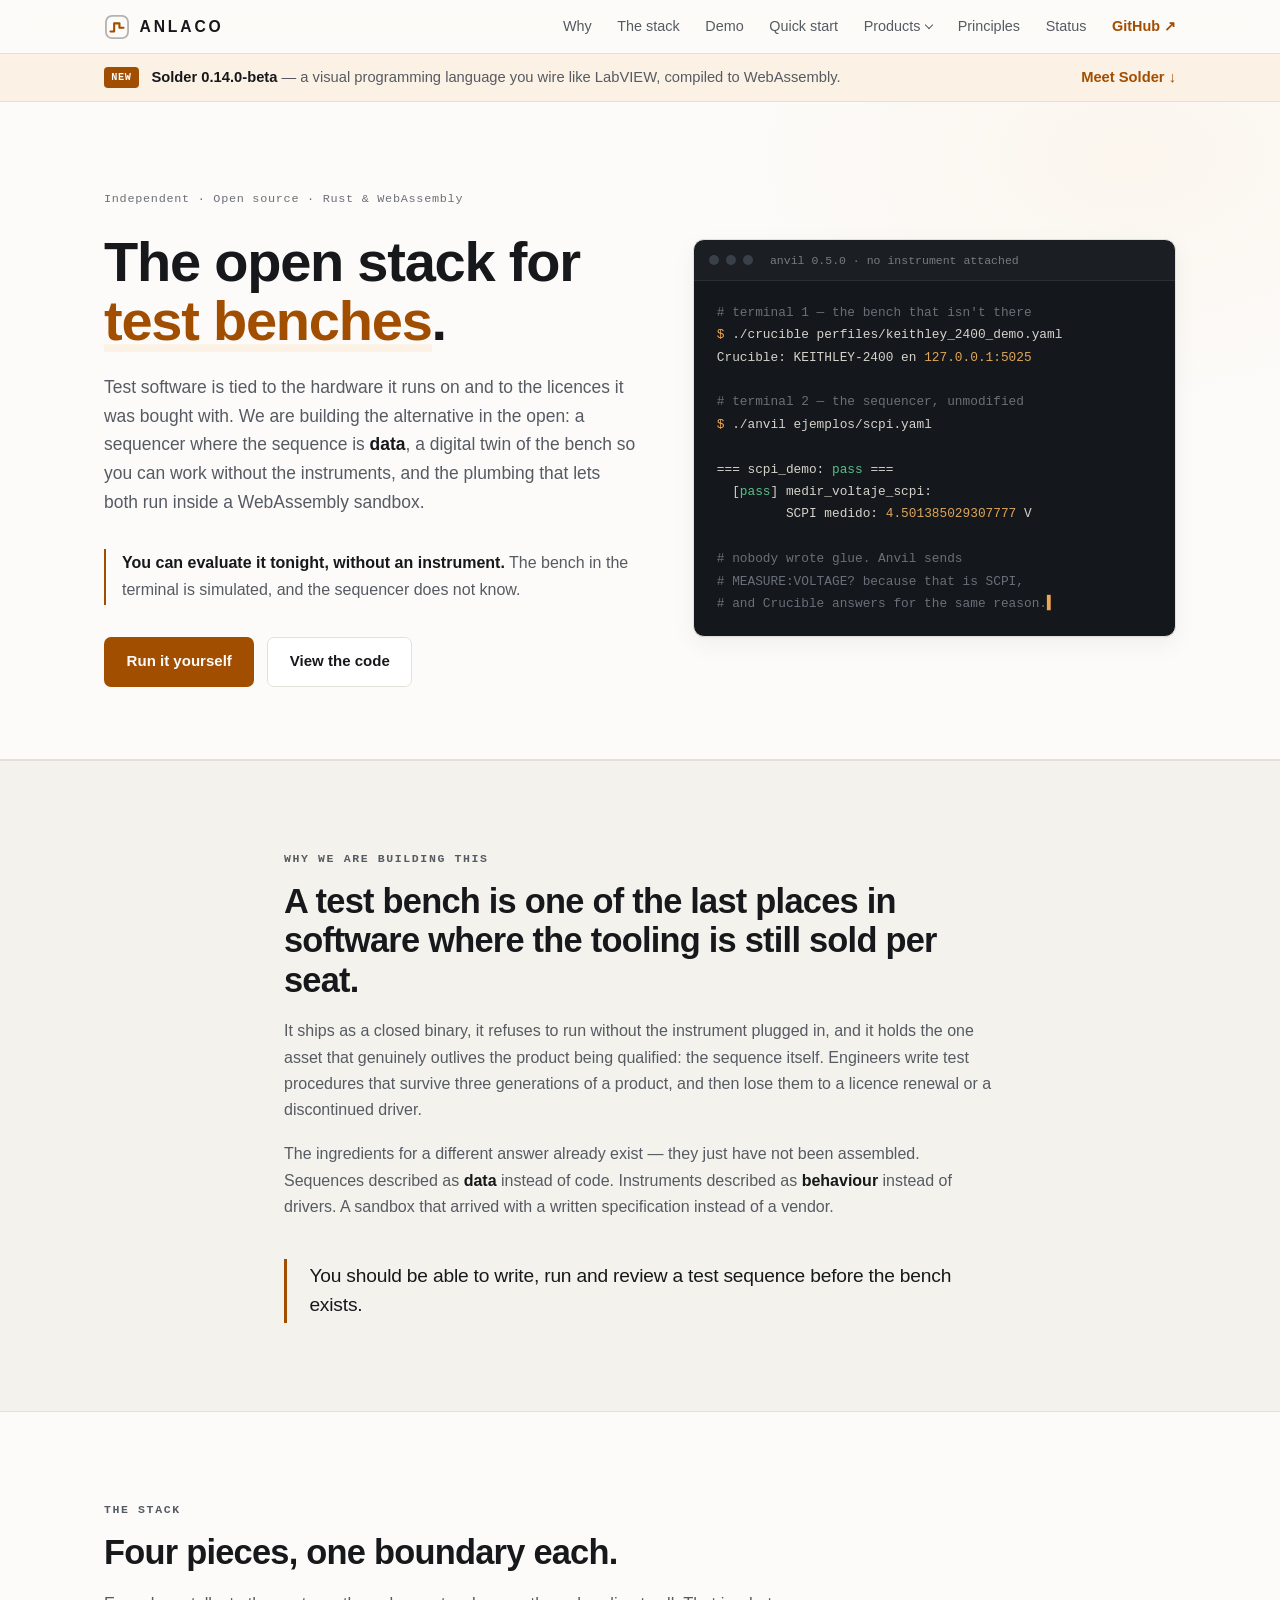
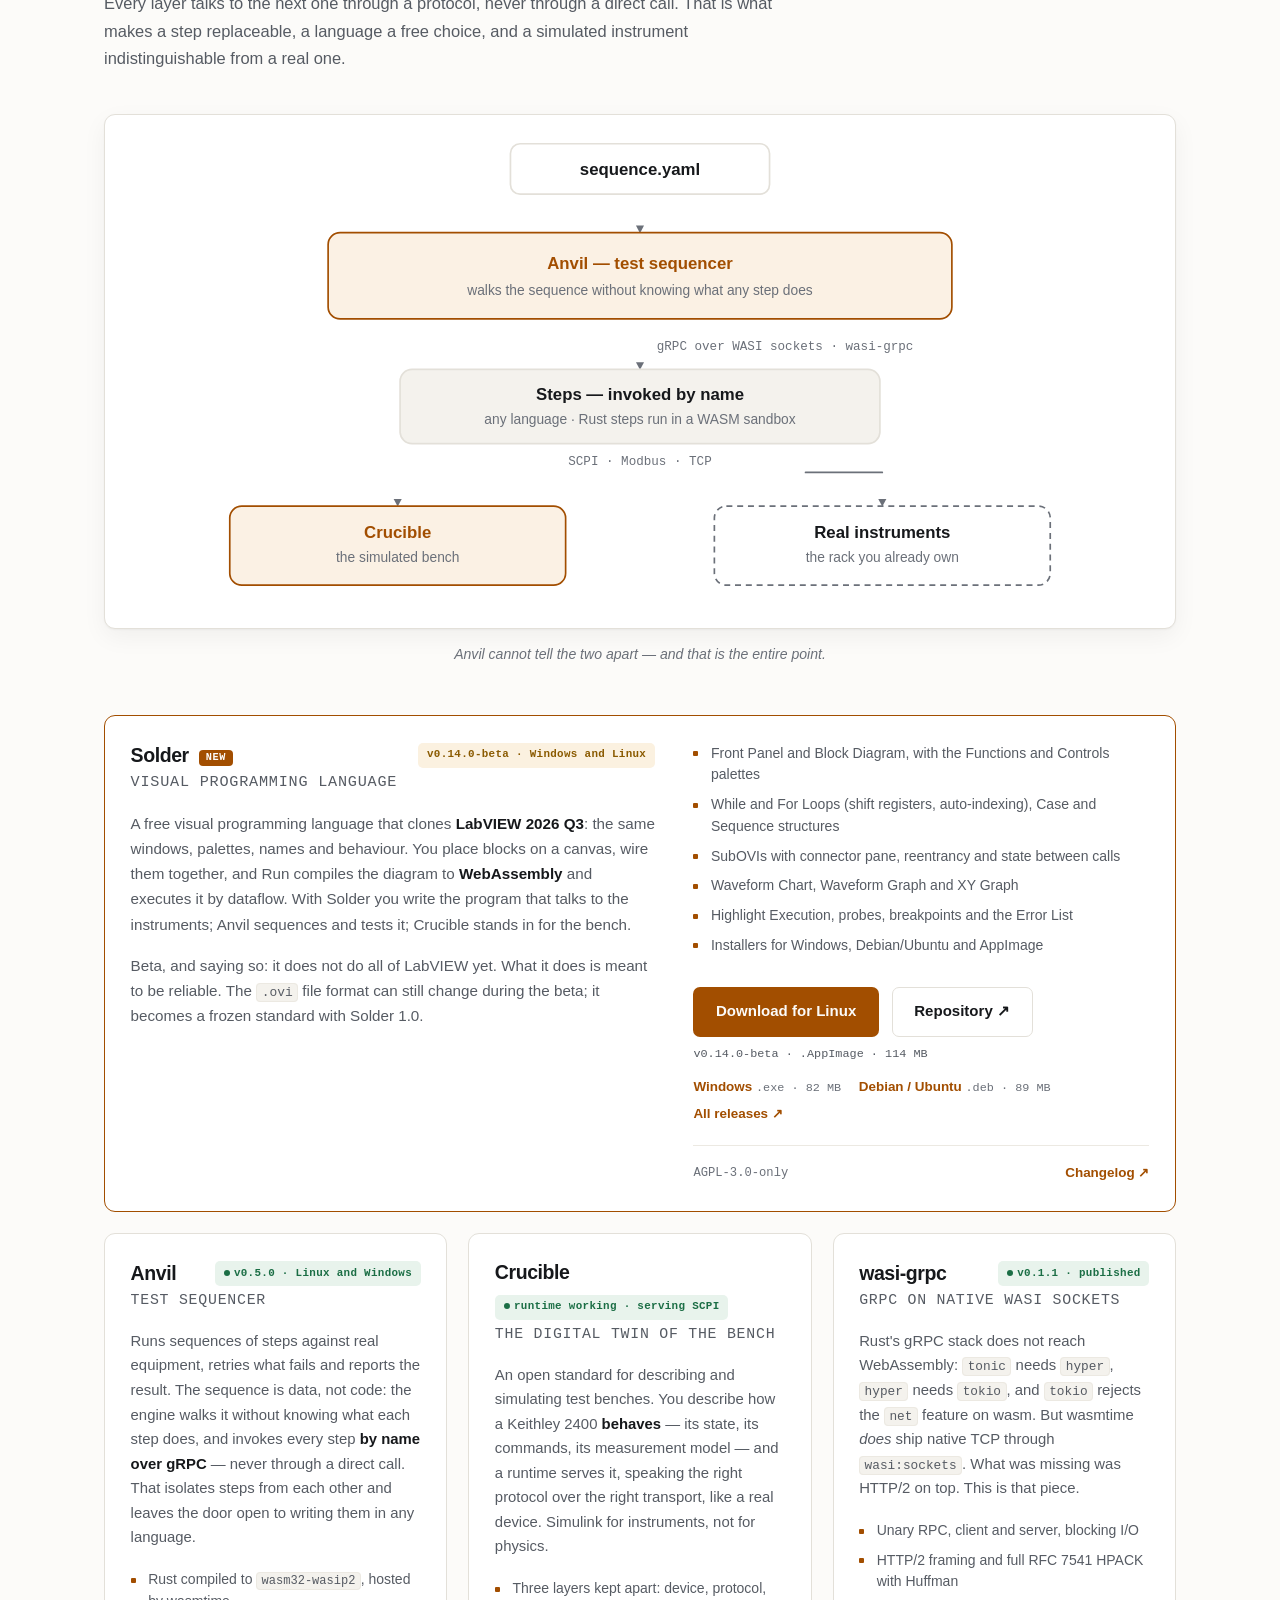
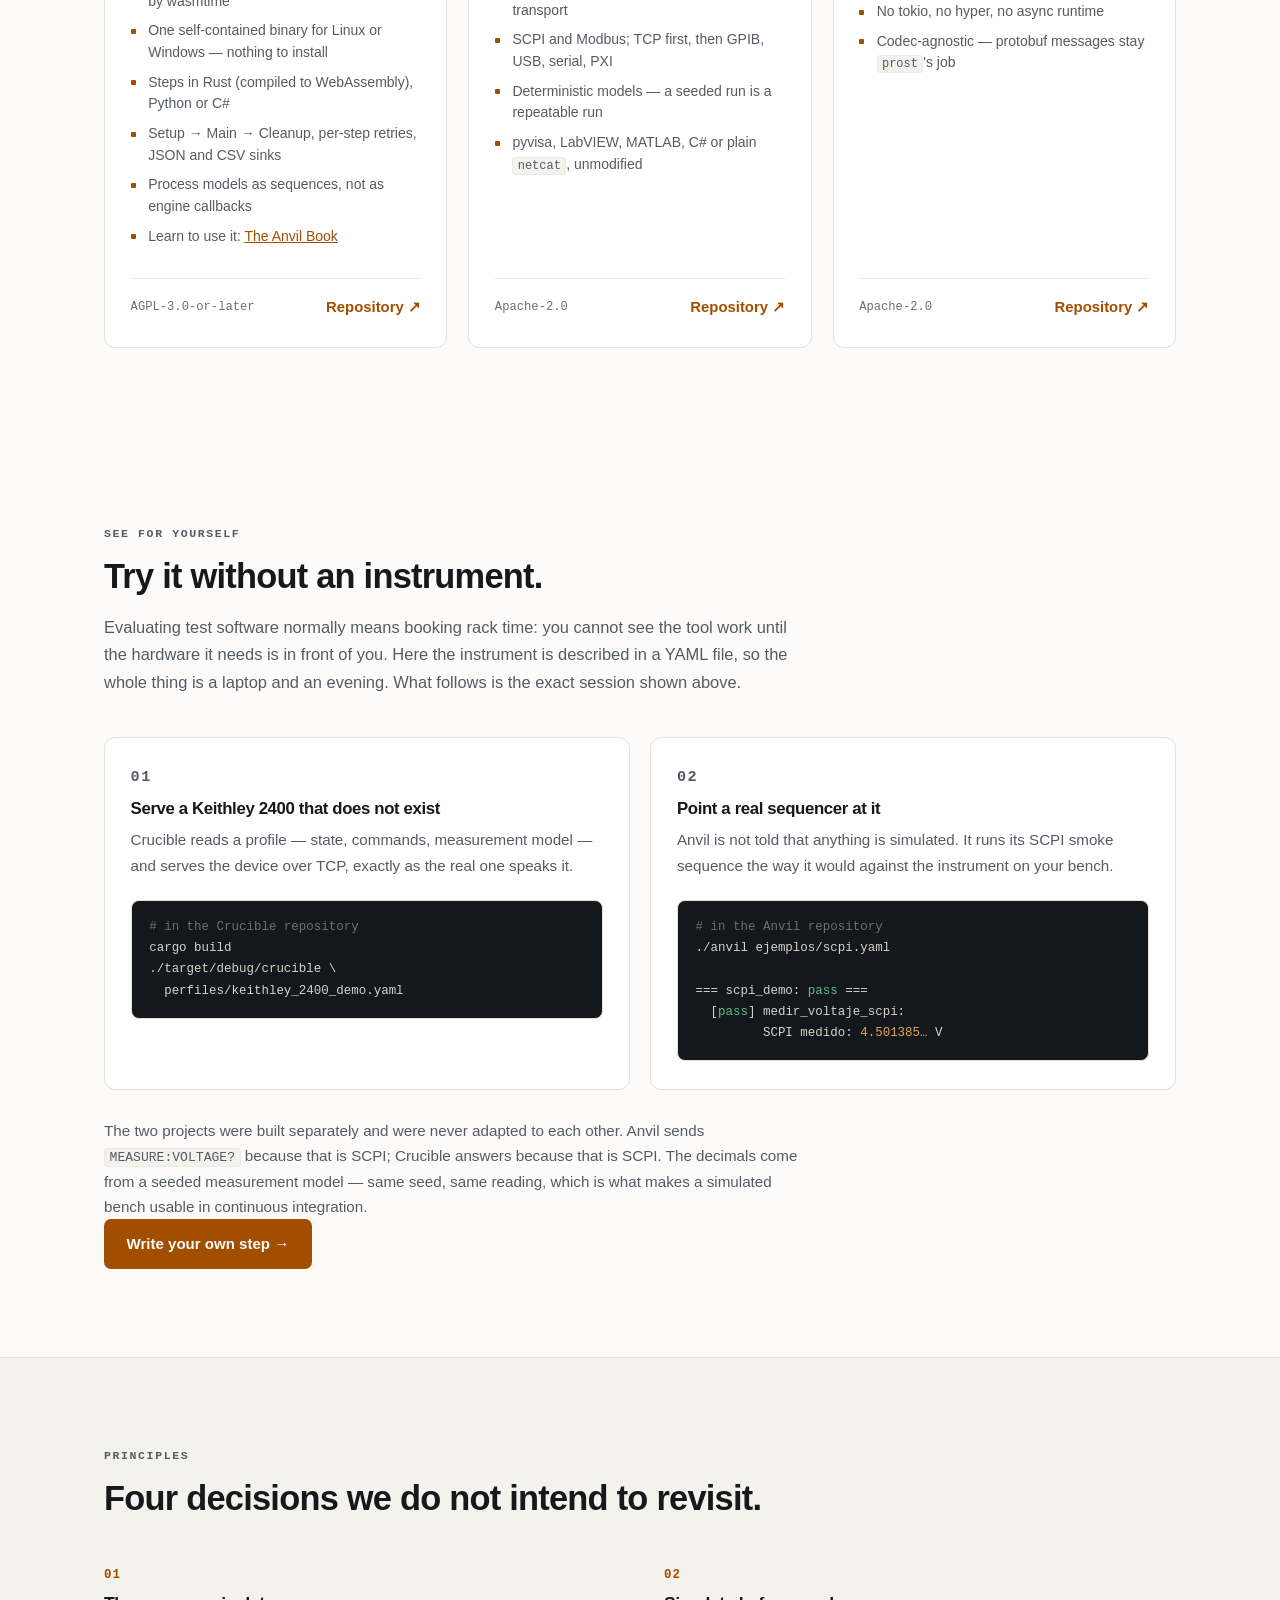
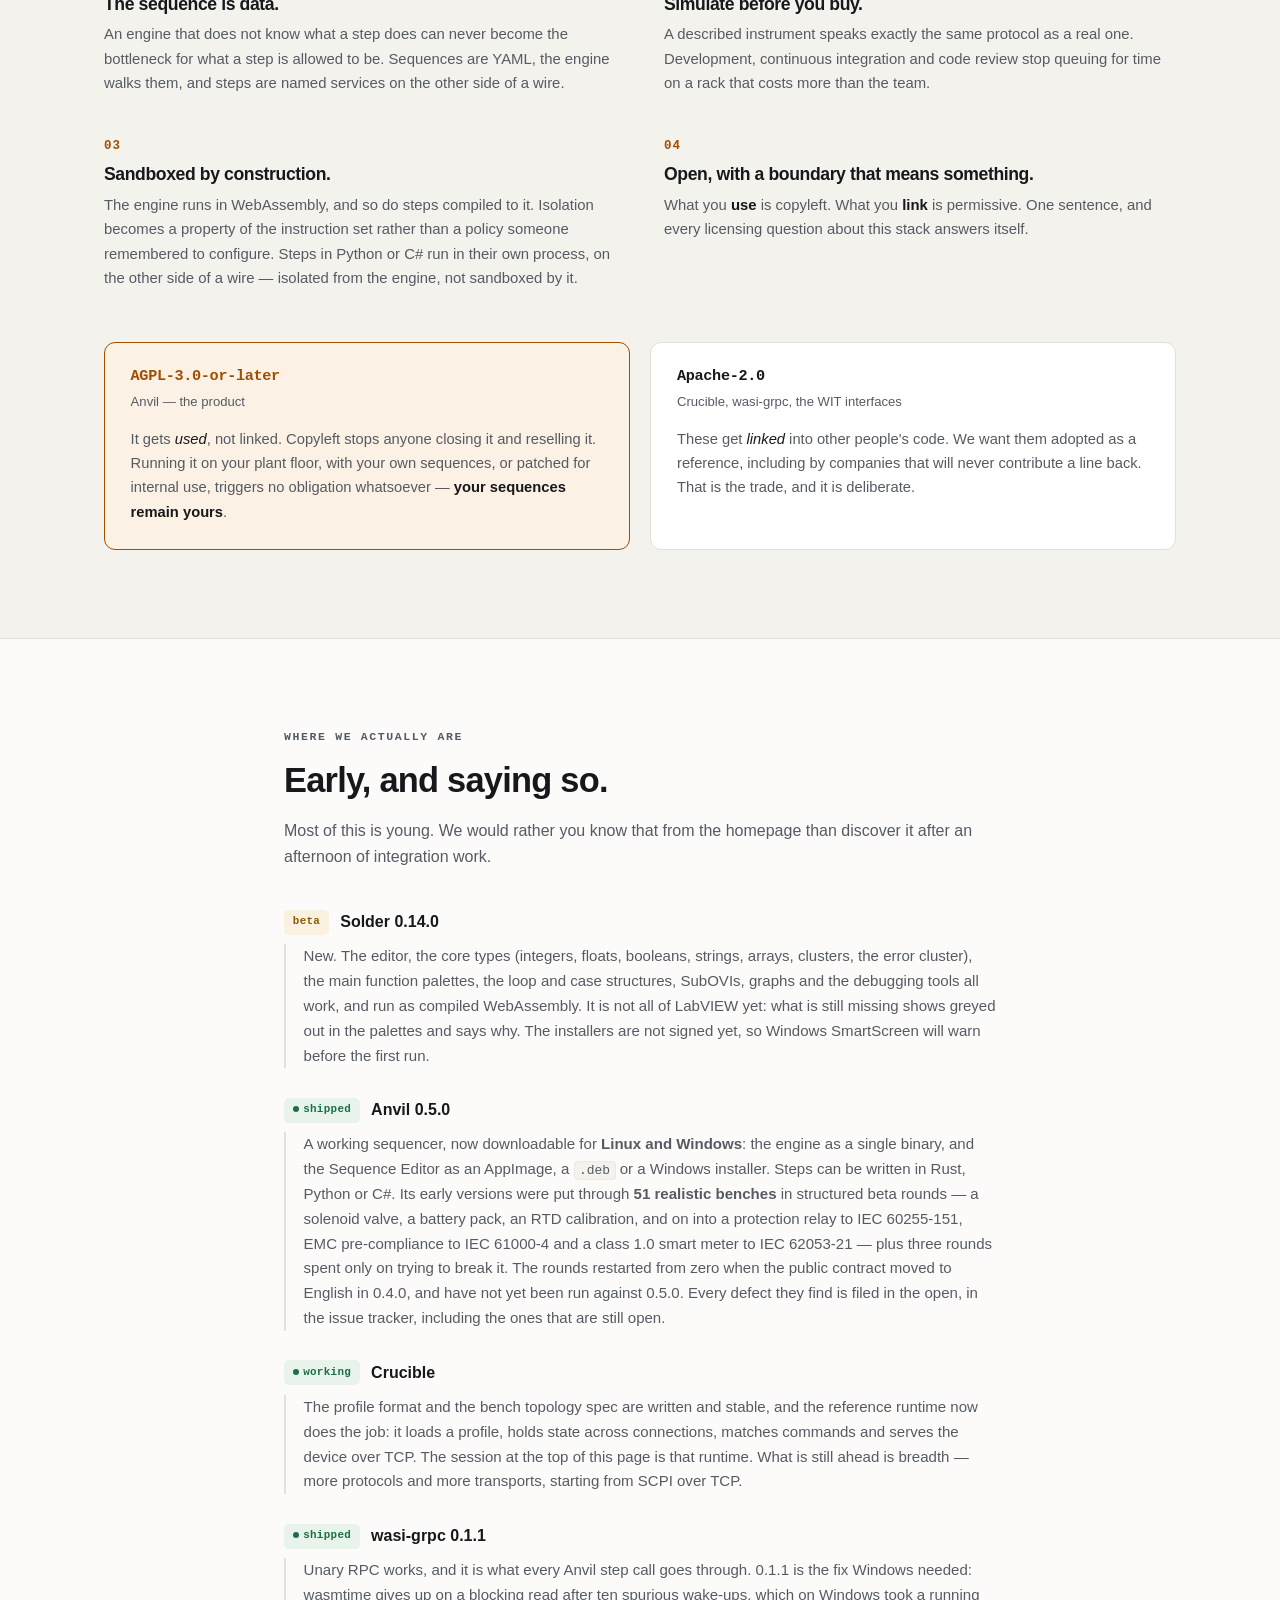
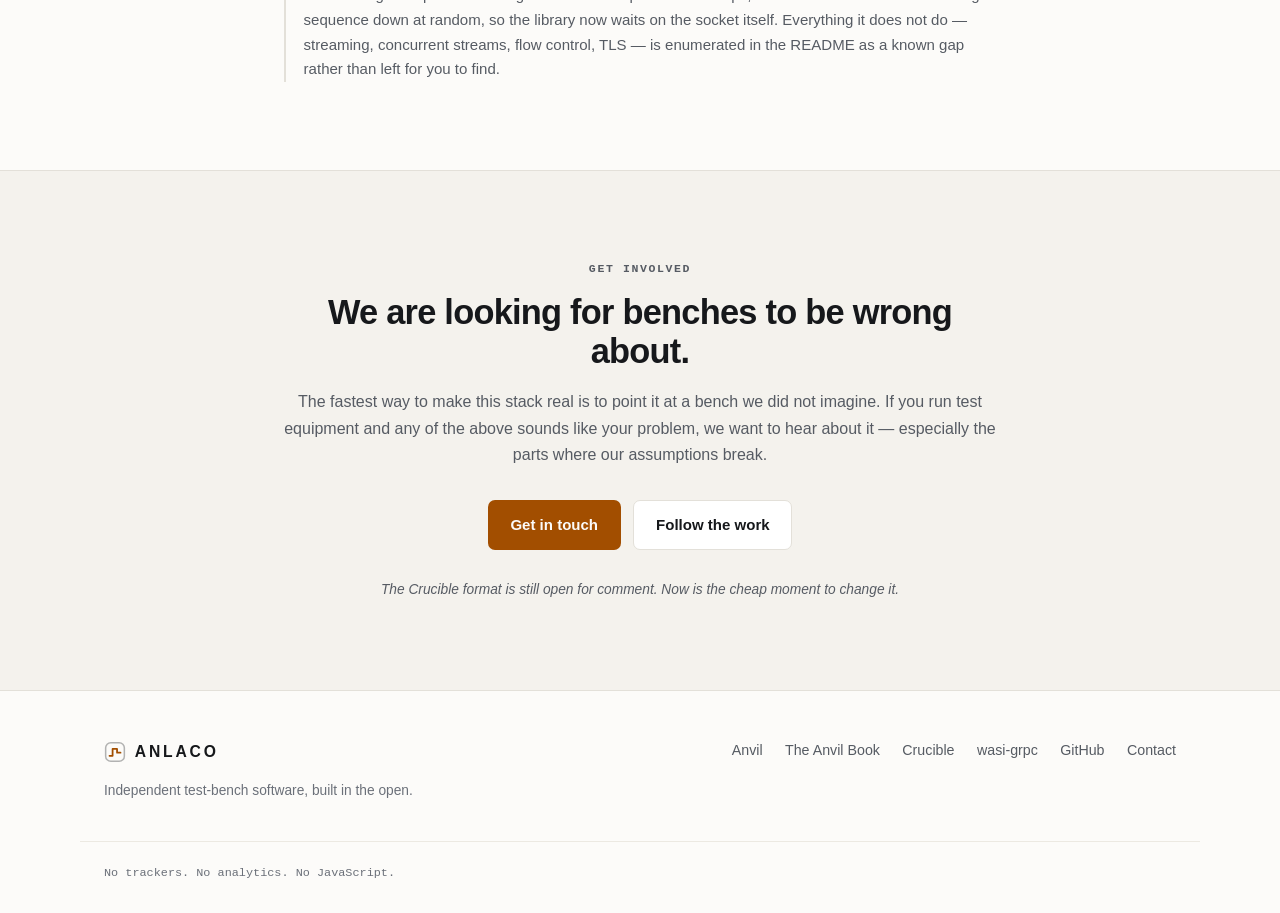
<file: index.html>
<!DOCTYPE html>
<html lang="en">
<head>
<meta charset="utf-8">
<meta name="viewport" content="width=device-width, initial-scale=1">
<title>ANLACO — The open stack for test benches</title>
<meta name="description" content="ANLACO builds open-source software for test benches: Solder, a visual programming language compiled to WebAssembly; Anvil, a sequencer where the sequence is data; Crucible, a digital twin of the bench; and the WebAssembly plumbing underneath. Evaluate the whole stack without owning an instrument.">
<meta name="theme-color" content="#0e1013" media="(prefers-color-scheme: dark)">
<meta name="theme-color" content="#fcfbf9" media="(prefers-color-scheme: light)">
<link rel="icon" href="favicon.svg" type="image/svg+xml">
<link rel="stylesheet" href="style.css">
<meta property="og:title" content="ANLACO — The open stack for test benches">
<meta property="og:description" content="A sequencer where the sequence is data, a digital twin of the bench, and the WebAssembly plumbing underneath. Open source — and you can evaluate it tonight, without an instrument.">
<meta property="og:type" content="website">
<meta property="og:url" content="https://anlaco.github.io/">
</head>
<body>

<a class="skip" href="#main">Skip to content</a>

<header class="nav">
  <div class="nav-inner">
    <a class="brand" href="/" aria-label="ANLACO — home">
      <svg class="mark" width="26" height="26" viewBox="0 0 32 32" aria-hidden="true">
        <rect x="2.4" y="2.4" width="27.2" height="27.2" rx="7.5" class="mark-frame"/>
        <path d="M8 21.5 L12.5 21.5 L12.5 11.5 L19 11.5 L19 17 L24 17" class="mark-trace"/>
      </svg>
      <span class="wordmark">ANLACO</span>
    </a>
    <nav aria-label="Main">
      <a href="#thesis">Why</a>
      <a href="#stack">The stack</a>
      <a href="#demo">Demo</a>
      <a href="quickstart.html">Quick start</a>
      <div class="nav-drop">
        <input type="checkbox" id="products-toggle" class="nav-drop-toggle" aria-label="Products menu">
        <label for="products-toggle" class="nav-drop-summary">Products</label>
        <div class="nav-drop-panel">
          <a class="nav-drop-item" href="#solder">
            <span class="nav-drop-name">Solder <span class="new-tag">new</span></span>
            <span class="nav-drop-desc">Visual programming, compiled to WebAssembly</span>
          </a>
          <a class="nav-drop-item" href="/anvil/">
            <span class="nav-drop-name">Anvil</span>
            <span class="nav-drop-desc">The Anvil Book — read it end to end</span>
          </a>
          <a class="nav-drop-item" href="https://github.com/anlaco/Crucible">
            <span class="nav-drop-name">Crucible</span>
            <span class="nav-drop-desc">Repository — no book yet, the README is the doc</span>
          </a>
        </div>
      </div>
      <a href="#principles">Principles</a>
      <a href="#status">Status</a>
      <a class="nav-cta" href="https://github.com/anlaco">GitHub&nbsp;↗</a>
    </nav>
  </div>
</header>

<main id="main">

<!-- ─────────────────────────── NEWS ─────────────────────────── -->
<div class="news">
  <div class="wrap news-inner">
    <span class="new-tag">New</span>
    <span class="news-text"><strong>Solder 0.14.0-beta</strong> — a visual
      programming language you wire like LabVIEW, compiled to WebAssembly.</span>
    <a class="news-link" href="#solder">Meet Solder ↓</a>
  </div>
</div>

<!-- ─────────────────────────── HERO ─────────────────────────── -->
<section class="hero">
  <div class="wrap hero-grid">
    <div class="hero-copy">
      <p class="eyebrow">Independent · Open source · Rust &amp; WebAssembly</p>
      <h1>The open stack for <em>test benches</em>.</h1>
      <p class="lead">
        Test software is tied to the hardware it runs on and to the licences it
        was bought with. We are building the alternative in the open: a
        sequencer where the sequence is <strong>data</strong>, a digital twin of
        the bench so you can work without the instruments, and the plumbing that
        lets both run inside a WebAssembly sandbox.
      </p>
      <p class="hook">
        <strong>You can evaluate it tonight, without an instrument.</strong>
        The bench in the terminal is simulated, and the sequencer does not know.
      </p>
      <div class="cta">
        <a class="btn btn-solid" href="#demo">Run it yourself</a>
        <a class="btn btn-line" href="https://github.com/anlaco">View the code</a>
      </div>
    </div>

    <figure class="term" aria-label="Terminal session running a test sequence with Anvil">
      <figcaption class="term-bar">
        <span class="dot"></span><span class="dot"></span><span class="dot"></span>
        <span class="term-title">anvil 0.5.0 · no instrument attached</span>
      </figcaption>
<pre><span class="c-d"># terminal 1 — the bench that isn't there</span>
<span class="c-p">$</span> ./crucible perfiles/keithley_2400_demo.yaml
Crucible: KEITHLEY-2400 en <span class="c-n">127.0.0.1:5025</span>

<span class="c-d"># terminal 2 — the sequencer, unmodified</span>
<span class="c-p">$</span> ./anvil ejemplos/scpi.yaml

=== scpi_demo: <span class="c-ok">pass</span> ===
  [<span class="c-ok">pass</span>] medir_voltaje_scpi:
         SCPI medido: <span class="c-n">4.501385029307777</span> V

<span class="c-d"># nobody wrote glue. Anvil sends
# MEASURE:VOLTAGE? because that is SCPI,
# and Crucible answers for the same reason.</span></pre>
    </figure>
  </div>
</section>

<!-- ─────────────────────────── THESIS ─────────────────────────── -->
<section class="band" id="thesis">
  <div class="wrap narrow">
    <p class="kicker">Why we are building this</p>
    <h2>A test bench is one of the last places in software where the tooling is still sold per seat.</h2>
    <p>
      It ships as a closed binary, it refuses to run without the instrument
      plugged in, and it holds the one asset that genuinely outlives the product
      being qualified: the sequence itself. Engineers write test procedures that
      survive three generations of a product, and then lose them to a licence
      renewal or a discontinued driver.
    </p>
    <p>
      The ingredients for a different answer already exist — they just have not
      been assembled. Sequences described as <strong>data</strong> instead of
      code. Instruments described as <strong>behaviour</strong> instead of
      drivers. A sandbox that arrived with a written specification instead of a
      vendor.
    </p>
    <blockquote>
      You should be able to write, run and review a test sequence before the
      bench exists.
    </blockquote>
  </div>
</section>

<!-- ─────────────────────────── STACK ─────────────────────────── -->
<section class="section" id="stack">
  <div class="wrap">
    <p class="kicker">The stack</p>
    <h2>Four pieces, one boundary each.</h2>
    <p class="intro">
      Every layer talks to the next one through a protocol, never through a
      direct call. That is what makes a step replaceable, a language a free
      choice, and a simulated instrument indistinguishable from a real one.
    </p>

    <figure class="diagram">
      <svg viewBox="0 0 860 396" role="img" aria-labelledby="diag-title">
        <title id="diag-title">Architecture: a YAML sequence drives Anvil, which invokes steps over gRPC; steps talk SCPI or Modbus over TCP to either Crucible's simulated bench or real instruments.</title>

        <defs>
          <marker id="ah" viewBox="0 0 8 8" refX="6.5" refY="4"
                  markerWidth="5.5" markerHeight="5.5" orient="auto-start-reverse">
            <path d="M0.5 0.5 L7 4 L0.5 7.5 Z" class="d-head"/>
          </marker>
        </defs>

        <!-- sequence -->
        <rect class="d-box d-box-soft" x="322" y="8" width="216" height="42" rx="8"/>
        <text class="d-t" x="430" y="34" text-anchor="middle">sequence.yaml</text>
        <path class="d-arrow" d="M430 50 L430 82"/>

        <!-- anvil -->
        <rect class="d-box d-box-key" x="170" y="82" width="520" height="72" rx="10"/>
        <text class="d-t d-t-key" x="430" y="112" text-anchor="middle">Anvil — test sequencer</text>
        <text class="d-s" x="430" y="134" text-anchor="middle">walks the sequence without knowing what any step does</text>
        <path class="d-arrow" d="M430 154 L430 196"/>
        <text class="d-lbl" x="444" y="180">gRPC over WASI sockets · wasi-grpc</text>

        <!-- steps -->
        <rect class="d-box" x="230" y="196" width="400" height="62" rx="10"/>
        <text class="d-t" x="430" y="222" text-anchor="middle">Steps — invoked by name</text>
        <text class="d-s" x="430" y="242" text-anchor="middle">any language · Rust steps run in a WASM sandbox</text>

        <!-- split -->
        <path class="d-arrow-plain" d="M430 258 L430 282"/>
        <path class="d-arrow-plain" d="M228 282 L632 282"/>
        <path class="d-arrow" d="M228 282 L228 310"/>
        <path class="d-arrow" d="M632 282 L632 310"/>
        <text class="d-lbl" x="430" y="276" text-anchor="middle">SCPI · Modbus · TCP</text>

        <!-- targets -->
        <rect class="d-box d-box-key" x="88" y="310" width="280" height="66" rx="10"/>
        <text class="d-t d-t-key" x="228" y="337" text-anchor="middle">Crucible</text>
        <text class="d-s" x="228" y="357" text-anchor="middle">the simulated bench</text>

        <rect class="d-box d-box-dash" x="492" y="310" width="280" height="66" rx="10"/>
        <text class="d-t" x="632" y="337" text-anchor="middle">Real instruments</text>
        <text class="d-s" x="632" y="357" text-anchor="middle">the rack you already own</text>
      </svg>
      <figcaption>
        Anvil cannot tell the two apart — and that is the entire point.
      </figcaption>
    </figure>

    <article class="card card-feature" id="solder">
      <div class="feature-main">
        <header class="card-head">
          <h3>Solder <span class="new-tag">new</span></h3>
          <span class="chip chip-wip">v0.14.0-beta · Windows and Linux</span>
        </header>
        <p class="card-role">Visual programming language</p>
        <p>
          A free visual programming language that clones
          <strong>LabVIEW 2026 Q3</strong>: the same windows, palettes, names
          and behaviour. You place blocks on a canvas, wire them together, and
          Run compiles the diagram to <strong>WebAssembly</strong> and executes
          it by dataflow. With Solder you write the program that talks to the
          instruments; Anvil sequences and tests it; Crucible stands in for the
          bench.
        </p>
        <p class="feature-note">
          Beta, and saying so: it does not do all of LabVIEW yet. What it does
          is meant to be reliable. The <code>.ovi</code> file format can still
          change during the beta; it becomes a frozen standard with Solder 1.0.
        </p>
      </div>
      <div class="feature-side">
        <ul class="facts">
          <li>Front Panel and Block Diagram, with the Functions and Controls palettes</li>
          <li>While and For Loops (shift registers, auto-indexing), Case and Sequence structures</li>
          <li>SubOVIs with connector pane, reentrancy and state between calls</li>
          <li>Waveform Chart, Waveform Graph and XY Graph</li>
          <li>Highlight Execution, probes, breakpoints and the Error List</li>
          <li>Installers for Windows, Debian/Ubuntu and AppImage</li>
        </ul>
        <div class="dl" id="solder-dl">
          <div class="cta">
            <a class="btn btn-solid dl-main" href="https://github.com/anlaco/solder/releases">Download Solder</a>
            <a class="btn btn-line" href="https://github.com/anlaco/solder">Repository ↗</a>
          </div>
          <p class="dl-meta"><span class="dl-version">v0.14.0-beta</span><span class="dl-hint"></span></p>
          <ul class="dl-list">
            <li data-os="windows"><a href="https://github.com/anlaco/solder/releases/download/v0.14.0-beta/Solder-0.14.0-beta-win-x64.exe">Windows</a> <span>.exe · 82 MB</span></li>
            <li data-os="linux"><a href="https://github.com/anlaco/solder/releases/download/v0.14.0-beta/Solder-0.14.0-beta-linux-amd64.deb">Debian / Ubuntu</a> <span>.deb · 89 MB</span></li>
            <li data-os="linux"><a href="https://github.com/anlaco/solder/releases/download/v0.14.0-beta/Solder-0.14.0-beta-linux-x86_64.AppImage">Any Linux</a> <span>.AppImage · 114 MB</span></li>
            <li><a href="https://github.com/anlaco/solder/releases">All releases ↗</a></li>
          </ul>
        </div>
        <p class="card-foot"><span class="lic">AGPL-3.0-only</span>
          <a href="https://github.com/anlaco/solder/blob/main/CHANGELOG.md">Changelog ↗</a></p>
      </div>
    </article>

    <div class="cards">

      <article class="card">
        <header class="card-head">
          <h3>Anvil</h3>
          <span class="chip chip-live">v0.5.0 · Linux and Windows</span>
        </header>
        <p class="card-role">Test sequencer</p>
        <p>
          Runs sequences of steps against real equipment, retries what fails and
          reports the result. The sequence is data, not code: the engine walks
          it without knowing what each step does, and invokes every step
          <strong>by name over gRPC</strong> — never through a direct call. That
          isolates steps from each other and leaves the door open to writing
          them in any language.
        </p>
        <ul class="facts">
          <li>Rust compiled to <code>wasm32-wasip2</code>, hosted by wasmtime</li>
          <li>One self-contained binary for Linux or Windows — nothing to install</li>
          <li>Steps in Rust (compiled to WebAssembly), Python or C#</li>
          <li>Setup → Main → Cleanup, per-step retries, JSON and CSV sinks</li>
          <li>Process models as sequences, not as engine callbacks</li>
          <li>Learn to use it: <a href="/anvil/">The Anvil Book</a></li>
        </ul>
        <p class="card-foot"><span class="lic">AGPL-3.0-or-later</span>
          <a href="https://github.com/anlaco/anvil">Repository ↗</a></p>
      </article>

      <article class="card">
        <header class="card-head">
          <h3>Crucible</h3>
          <span class="chip chip-live">runtime working · serving SCPI</span>
        </header>
        <p class="card-role">The digital twin of the bench</p>
        <p>
          An open standard for describing and simulating test benches. You
          describe how a Keithley 2400 <strong>behaves</strong> — its state, its
          commands, its measurement model — and a runtime serves it, speaking
          the right protocol over the right transport, like a real device.
          Simulink for instruments, not for physics.
        </p>
        <ul class="facts">
          <li>Three layers kept apart: device, protocol, transport</li>
          <li>SCPI and Modbus; TCP first, then GPIB, USB, serial, PXI</li>
          <li>Deterministic models — a seeded run is a repeatable run</li>
          <li>pyvisa, LabVIEW, MATLAB, C# or plain <code>netcat</code>, unmodified</li>
        </ul>
        <p class="card-foot"><span class="lic">Apache-2.0</span>
          <a href="https://github.com/anlaco/Crucible">Repository ↗</a></p>
      </article>

      <article class="card">
        <header class="card-head">
          <h3>wasi-grpc</h3>
          <span class="chip chip-live">v0.1.1 · published</span>
        </header>
        <p class="card-role">gRPC on native WASI sockets</p>
        <p>
          Rust's gRPC stack does not reach WebAssembly: <code>tonic</code> needs
          <code>hyper</code>, <code>hyper</code> needs <code>tokio</code>, and
          <code>tokio</code> rejects the <code>net</code> feature on wasm. But
          wasmtime <em>does</em> ship native TCP through <code>wasi:sockets</code>.
          What was missing was HTTP/2 on top. This is that piece.
        </p>
        <ul class="facts">
          <li>Unary RPC, client and server, blocking I/O</li>
          <li>HTTP/2 framing and full RFC 7541 HPACK with Huffman</li>
          <li>No tokio, no hyper, no async runtime</li>
          <li>Codec-agnostic — protobuf messages stay <code>prost</code>'s job</li>
        </ul>
        <p class="card-foot"><span class="lic">Apache-2.0</span>
          <a href="https://github.com/anlaco/wasi-grpc">Repository ↗</a></p>
      </article>

    </div>
  </div>
</section>

<!-- ─────────────────────────── DEMO ─────────────────────────── -->
<section class="section" id="demo">
  <div class="wrap">
    <p class="kicker">See for yourself</p>
    <h2>Try it without an instrument.</h2>
    <p class="intro">
      Evaluating test software normally means booking rack time: you cannot see
      the tool work until the hardware it needs is in front of you. Here the
      instrument is described in a YAML file, so the whole thing is a laptop and
      an evening. What follows is the exact session shown above.
    </p>

    <div class="steps">
      <article class="step">
        <p class="step-n">01</p>
        <h3>Serve a Keithley 2400 that does not exist</h3>
        <p>
          Crucible reads a profile — state, commands, measurement model — and
          serves the device over TCP, exactly as the real one speaks it.
        </p>
<pre class="cmd"><span class="c-d"># in the Crucible repository</span>
cargo build
./target/debug/crucible \
  perfiles/keithley_2400_demo.yaml</pre>
      </article>

      <article class="step">
        <p class="step-n">02</p>
        <h3>Point a real sequencer at it</h3>
        <p>
          Anvil is not told that anything is simulated. It runs its SCPI smoke
          sequence the way it would against the instrument on your bench.
        </p>
<pre class="cmd"><span class="c-d"># in the Anvil repository</span>
./anvil ejemplos/scpi.yaml

=== scpi_demo: <span class="c-ok">pass</span> ===
  [<span class="c-ok">pass</span>] medir_voltaje_scpi:
         SCPI medido: <span class="c-n">4.501385…</span> V</pre>
      </article>
    </div>

    <p class="demo-note">
      The two projects were built separately and were never adapted to each
      other. Anvil sends <code>MEASURE:VOLTAGE?</code> because that is SCPI;
      Crucible answers because that is SCPI. The decimals come from a seeded
      measurement model — same seed, same reading, which is what makes a
      simulated bench usable in continuous integration.
    </p>

    <p class="cta">
      <a class="btn btn-solid" href="quickstart.html">Write your own step &rarr;</a>
    </p>
  </div>
</section>

<!-- ─────────────────────────── PRINCIPLES ─────────────────────────── -->
<section class="band" id="principles">
  <div class="wrap">
    <p class="kicker">Principles</p>
    <h2>Four decisions we do not intend to revisit.</h2>

    <ol class="principles">
      <li>
        <span class="num">01</span>
        <h3>The sequence is data.</h3>
        <p>
          An engine that does not know what a step does can never become the
          bottleneck for what a step is allowed to be. Sequences are YAML, the
          engine walks them, and steps are named services on the other side of a
          wire.
        </p>
      </li>
      <li>
        <span class="num">02</span>
        <h3>Simulate before you buy.</h3>
        <p>
          A described instrument speaks exactly the same protocol as a real one.
          Development, continuous integration and code review stop queuing for
          time on a rack that costs more than the team.
        </p>
      </li>
      <li>
        <span class="num">03</span>
        <h3>Sandboxed by construction.</h3>
        <p>
          The engine runs in WebAssembly, and so do steps compiled to it.
          Isolation becomes a property of the instruction set rather than a
          policy someone remembered to configure. Steps in Python or C# run in
          their own process, on the other side of a wire — isolated from the
          engine, not sandboxed by it.
        </p>
      </li>
      <li>
        <span class="num">04</span>
        <h3>Open, with a boundary that means something.</h3>
        <p>
          What you <em>use</em> is copyleft. What you <em>link</em> is
          permissive. One sentence, and every licensing question about this
          stack answers itself.
        </p>
      </li>
    </ol>

    <div class="lic-grid">
      <div class="lic-card lic-strong">
        <h3>AGPL-3.0-or-later</h3>
        <p class="lic-what">Anvil — the product</p>
        <p>
          It gets <em>used</em>, not linked. Copyleft stops anyone closing it
          and reselling it. Running it on your plant floor, with your own
          sequences, or patched for internal use, triggers no obligation
          whatsoever — <strong>your sequences remain yours</strong>.
        </p>
      </div>
      <div class="lic-card">
        <h3>Apache-2.0</h3>
        <p class="lic-what">Crucible, wasi-grpc, the WIT interfaces</p>
        <p>
          These get <em>linked</em> into other people's code. We want them
          adopted as a reference, including by companies that will never
          contribute a line back. That is the trade, and it is deliberate.
        </p>
      </div>
    </div>
  </div>
</section>

<!-- ─────────────────────────── STATUS ─────────────────────────── -->
<section class="section" id="status">
  <div class="wrap narrow">
    <p class="kicker">Where we actually are</p>
    <h2>Early, and saying so.</h2>
    <p>
      Most of this is young. We would rather you know that from the homepage
      than discover it after an afternoon of integration work.
    </p>
    <dl class="status-list">
      <dt><span class="chip chip-wip">beta</span> Solder 0.14.0</dt>
      <dd>
        New. The editor, the core types (integers, floats, booleans, strings,
        arrays, clusters, the error cluster), the main function palettes, the
        loop and case structures, SubOVIs, graphs and the debugging tools all
        work, and run as compiled WebAssembly. It is not all of LabVIEW yet:
        what is still missing shows greyed out in the palettes and says why.
        The installers are not signed yet, so Windows SmartScreen will warn
        before the first run.
      </dd>

      <dt><span class="chip chip-live">shipped</span> Anvil 0.5.0</dt>
      <dd>
        A working sequencer, now downloadable for <strong>Linux and
        Windows</strong>: the engine as a single binary, and the Sequence Editor
        as an AppImage, a <code>.deb</code> or a Windows installer. Steps can be
        written in Rust, Python or C#. Its early versions were put through
        <strong>51 realistic benches</strong> in structured beta rounds — a
        solenoid valve, a battery pack, an RTD calibration, and on into a
        protection relay to IEC 60255-151, EMC pre-compliance to IEC 61000-4 and
        a class 1.0 smart meter to IEC 62053-21 — plus three rounds spent only
        on trying to break it. The rounds restarted from zero when the public
        contract moved to English in 0.4.0, and have not yet been run against
        0.5.0. Every defect they find is filed in the open, in the issue
        tracker, including the ones that are still open.
      </dd>

      <dt><span class="chip chip-live">working</span> Crucible</dt>
      <dd>
        The profile format and the bench topology spec are written and stable,
        and the reference runtime now does the job: it loads a profile, holds
        state across connections, matches commands and serves the device over
        TCP. The session at the top of this page is that runtime. What is still
        ahead is breadth — more protocols and more transports, starting from
        SCPI over TCP.
      </dd>

      <dt><span class="chip chip-live">shipped</span> wasi-grpc 0.1.1</dt>
      <dd>
        Unary RPC works, and it is what every Anvil step call goes through.
        0.1.1 is the fix Windows needed: wasmtime gives up on a blocking read
        after ten spurious wake-ups, which on Windows took a running sequence
        down at random, so the library now waits on the socket itself.
        Everything it does not do — streaming, concurrent streams, flow
        control, TLS — is enumerated in the README as a known gap rather than
        left for you to find.
      </dd>
    </dl>
  </div>
</section>

<!-- ─────────────────────────── CONTACT ─────────────────────────── -->
<section class="band band-end" id="contact">
  <div class="wrap narrow center">
    <p class="kicker">Get involved</p>
    <h2>We are looking for benches to be wrong about.</h2>
    <p>
      The fastest way to make this stack real is to point it at a bench we did
      not imagine. If you run test equipment and any of the above sounds like
      your problem, we want to hear about it — especially the parts where our
      assumptions break.
    </p>
    <div class="cta cta-center">
      <a class="btn btn-solid" href="mailto:anlaco@proton.me">Get in touch</a>
      <a class="btn btn-line" href="https://github.com/anlaco">Follow the work</a>
    </div>
    <p class="fineprint">
      The Crucible format is still open for comment. Now is the cheap moment to
      change it.
    </p>
  </div>
</section>

</main>

<footer class="footer">
  <div class="wrap footer-inner">
    <div class="footer-brand">
      <svg class="mark" width="22" height="22" viewBox="0 0 32 32" aria-hidden="true">
        <rect x="2.4" y="2.4" width="27.2" height="27.2" rx="7.5" class="mark-frame"/>
        <path d="M8 21.5 L12.5 21.5 L12.5 11.5 L19 11.5 L19 17 L24 17" class="mark-trace"/>
      </svg>
      <span class="wordmark">ANLACO</span>
      <p>Independent test-bench software, built in the open.</p>
    </div>
    <nav class="footer-links" aria-label="Footer">
      <a href="https://github.com/anlaco/anvil">Anvil</a>
      <a href="/anvil/">The Anvil Book</a>
      <a href="https://github.com/anlaco/Crucible">Crucible</a>
      <a href="https://github.com/anlaco/wasi-grpc">wasi-grpc</a>
      <a href="https://github.com/anlaco">GitHub</a>
      <a href="mailto:anlaco@proton.me">Contact</a>
    </nav>
  </div>
  <div class="wrap footer-note">
    <p>No trackers. No analytics. No JavaScript.</p>
  </div>
</footer>


<!-- Solder download button: picks the installer for the visitor's system.
     Progressive enhancement — without JavaScript the button opens the
     releases page and the list below it offers every installer. It also asks
     GitHub for the newest release, so the links follow new versions; if that
     request fails, the links written above (v0.14.0-beta) stay. -->
<script>
(function () {
  var box = document.getElementById('solder-dl');
  if (!box) return;
  var main = box.querySelector('.dl-main');
  var hint = box.querySelector('.dl-hint');
  var items = box.querySelectorAll('.dl-list li[data-os]');

  function detectOS() {
    var p = ((navigator.userAgentData && navigator.userAgentData.platform) ||
             navigator.platform || '') + ' ' + navigator.userAgent;
    if (/android|iphone|ipad|ipod/i.test(p)) return 'mobile';
    if (/mac/i.test(p)) return 'mac';  // before "win": macOS strings can say "Darwin"
    if (/win/i.test(p)) return 'windows';
    if (/linux|x11|cros/i.test(p)) return 'linux';
    return 'other';
  }

  var os = detectOS();
  var picks = {
    windows: { i: 0, label: 'Download for Windows' },
    linux:   { i: 2, label: 'Download for Linux' }
  };

  function apply() {
    var pick = picks[os];
    for (var k = 0; k < items.length; k++) items[k].classList.remove('dl-mine');
    if (pick) {
      var li = items[pick.i];
      var a = li.querySelector('a');
      main.href = a.href;
      main.textContent = pick.label;
      li.classList.add('dl-mine');
      hint.textContent = ' · ' + li.querySelector('span').textContent +
        (os === 'windows' ? ' · not signed yet: SmartScreen may warn, choose More info ▸ Run anyway' : '');
    } else {
      main.href = 'https://github.com/anlaco/solder/releases';
      main.textContent = 'Download Solder';
      hint.textContent = os === 'mac' ? ' · no macOS build yet — Windows and Linux only'
                       : os === 'mobile' ? ' · desktop app for Windows and Linux' : '';
    }
  }
  apply();

  if (!window.fetch) return;
  var match = [/win-x64\.exe$/, /linux-amd64\.deb$/, /\.AppImage$/];
  fetch('https://api.github.com/repos/anlaco/solder/releases?per_page=1')
    .then(function (r) { return r.ok ? r.json() : null; })
    .then(function (list) {
      var rel = list && list[0];
      if (!rel || !rel.assets) return;
      for (var k = 0; k < items.length; k++) {
        var asset = rel.assets.filter(function (x) { return match[k].test(x.name); })[0];
        if (!asset) return;  // naming changed: keep the written links
        var ext = items[k].querySelector('span').textContent.split(' · ')[0];
        items[k].querySelector('a').href = asset.browser_download_url;
        items[k].querySelector('span').textContent =
          ext + ' · ' + Math.round(asset.size / 1048576) + ' MB';
      }
      box.querySelector('.dl-version').textContent = rel.tag_name;
      apply();
    })
    .catch(function () {});
})();
</script>
</body>
</html>
</file>
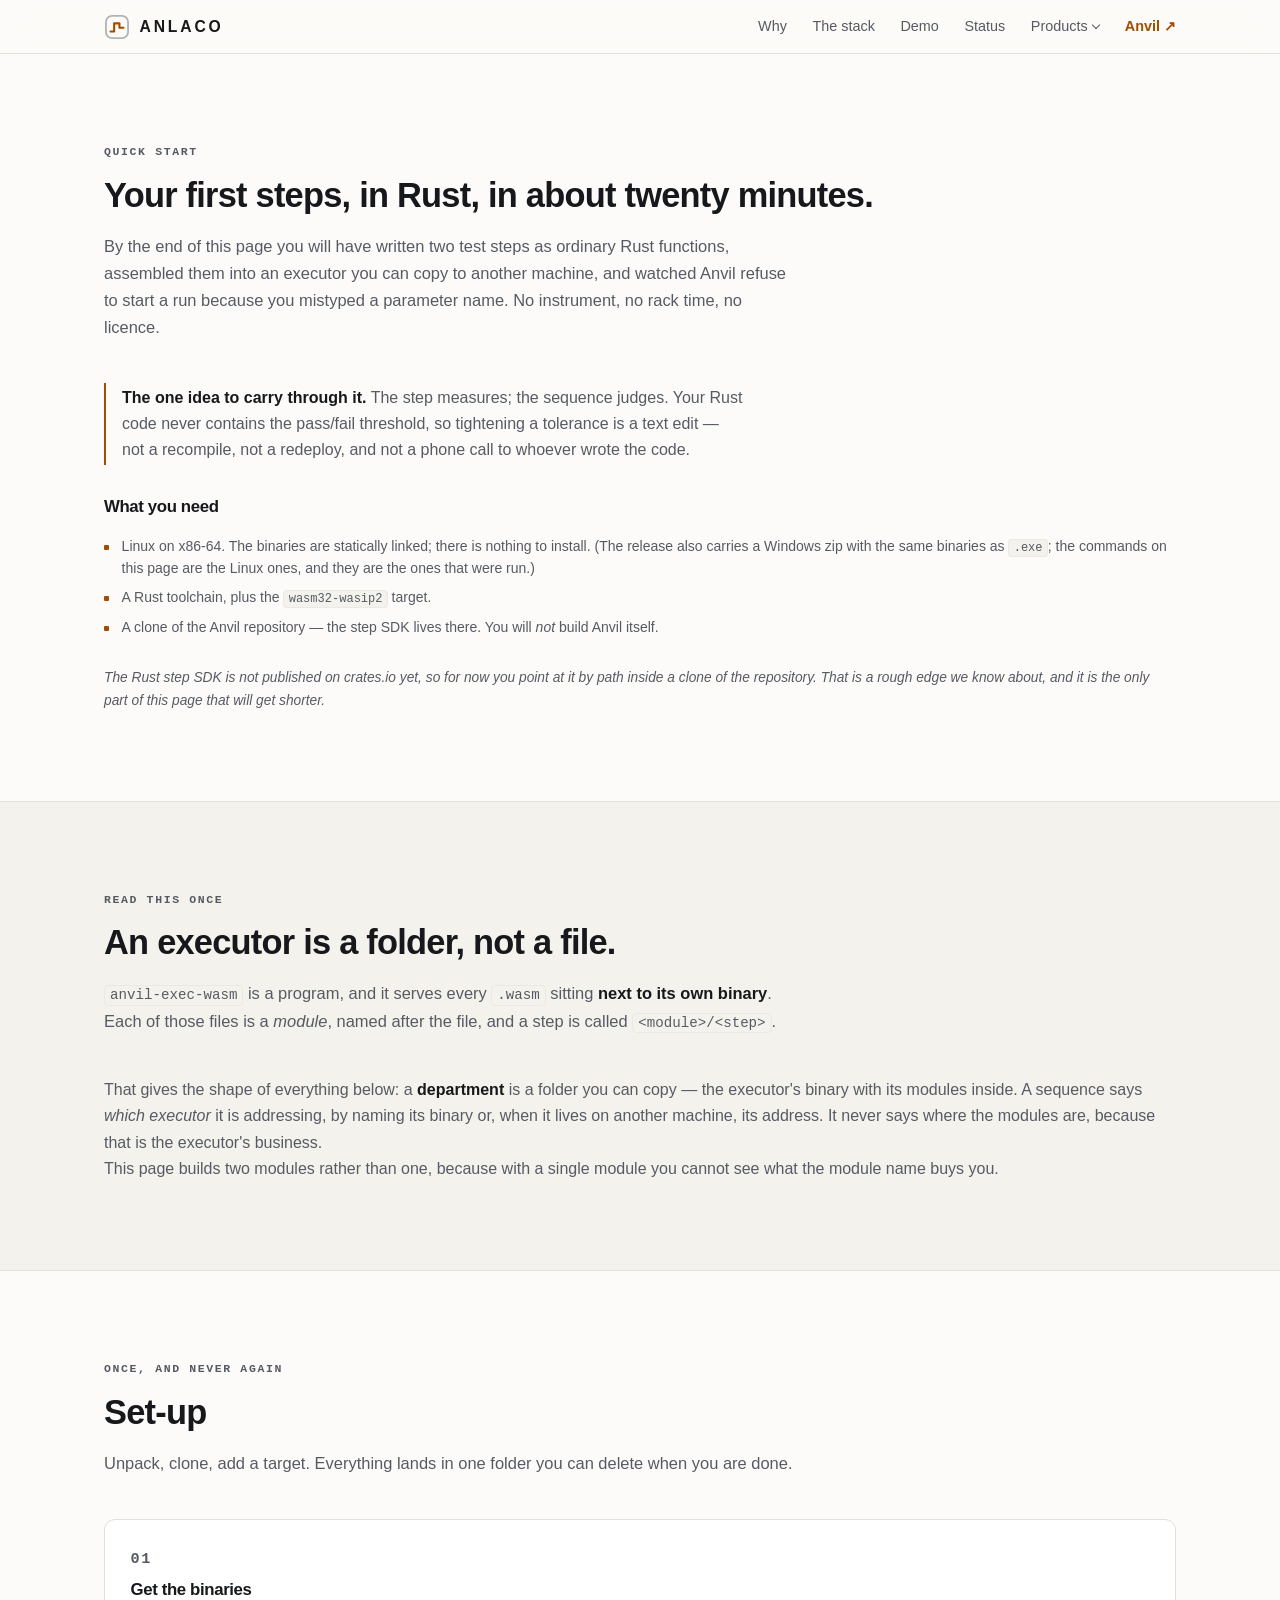
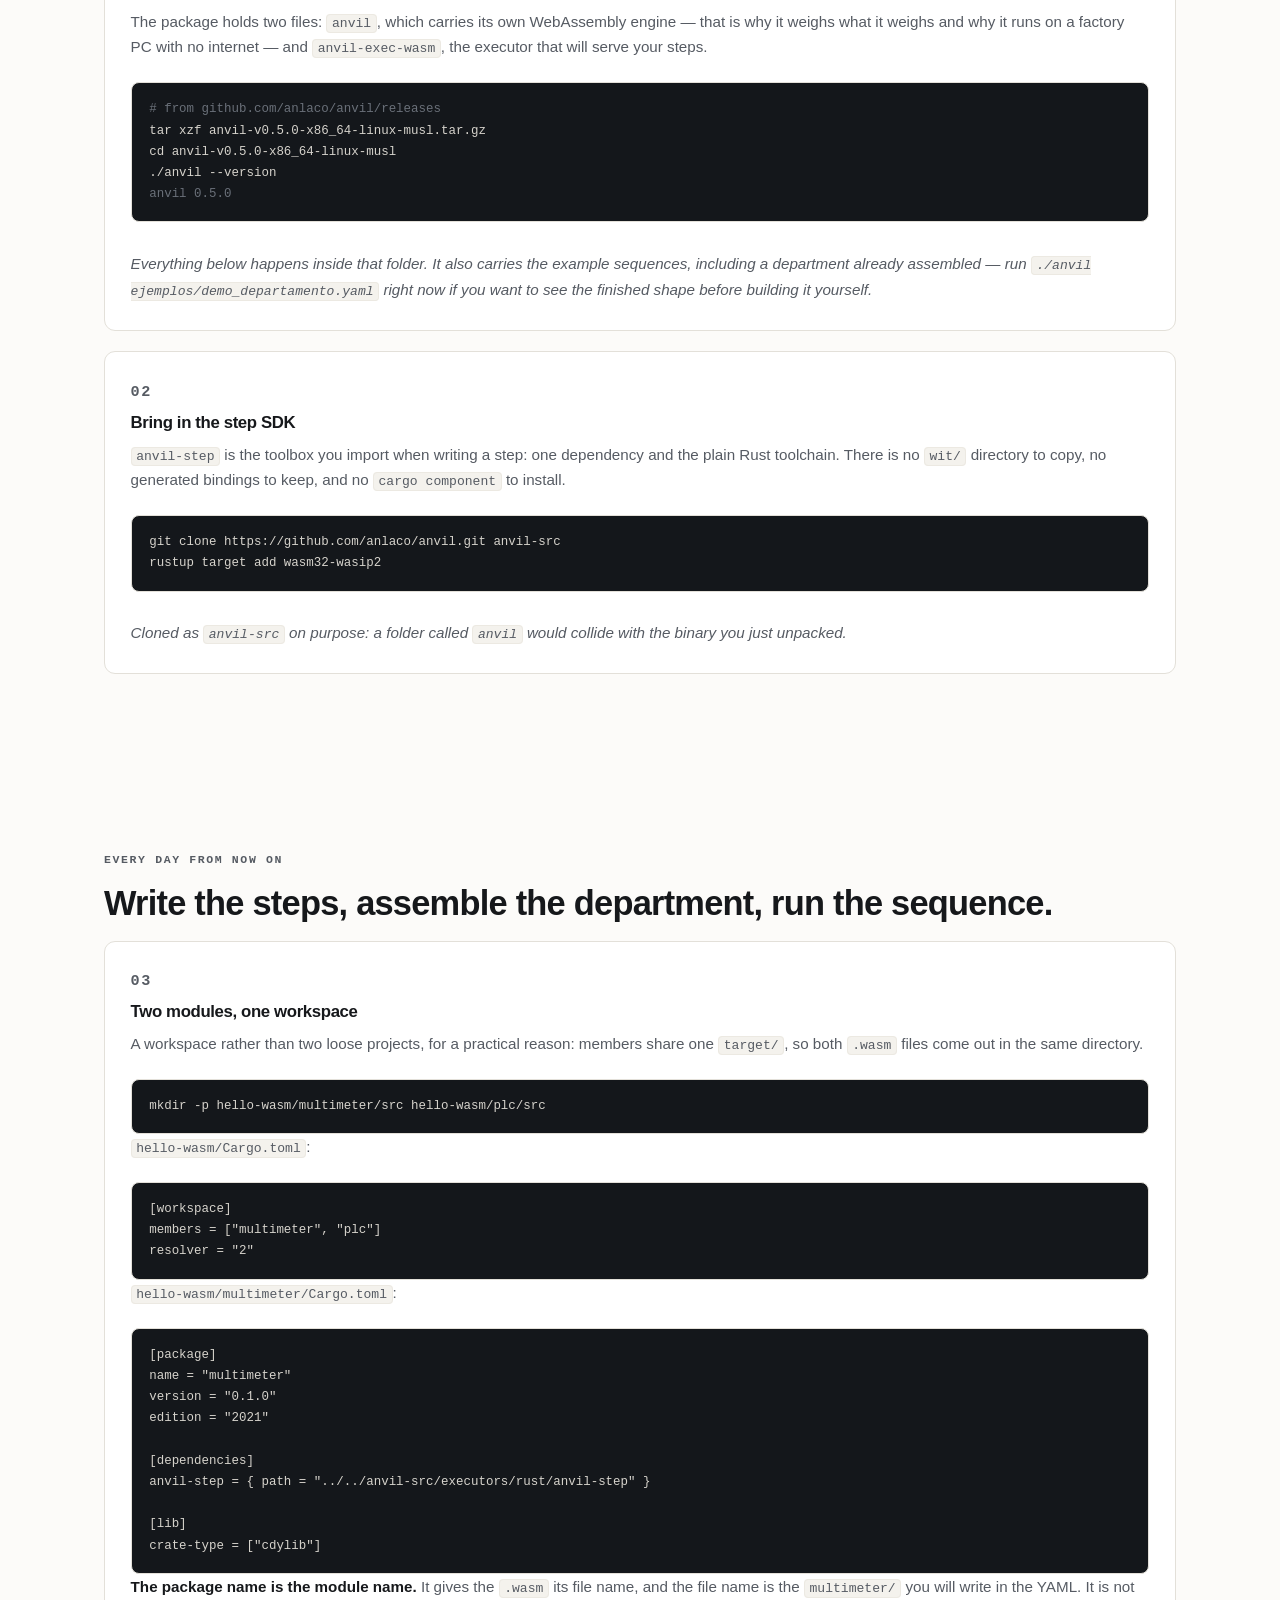
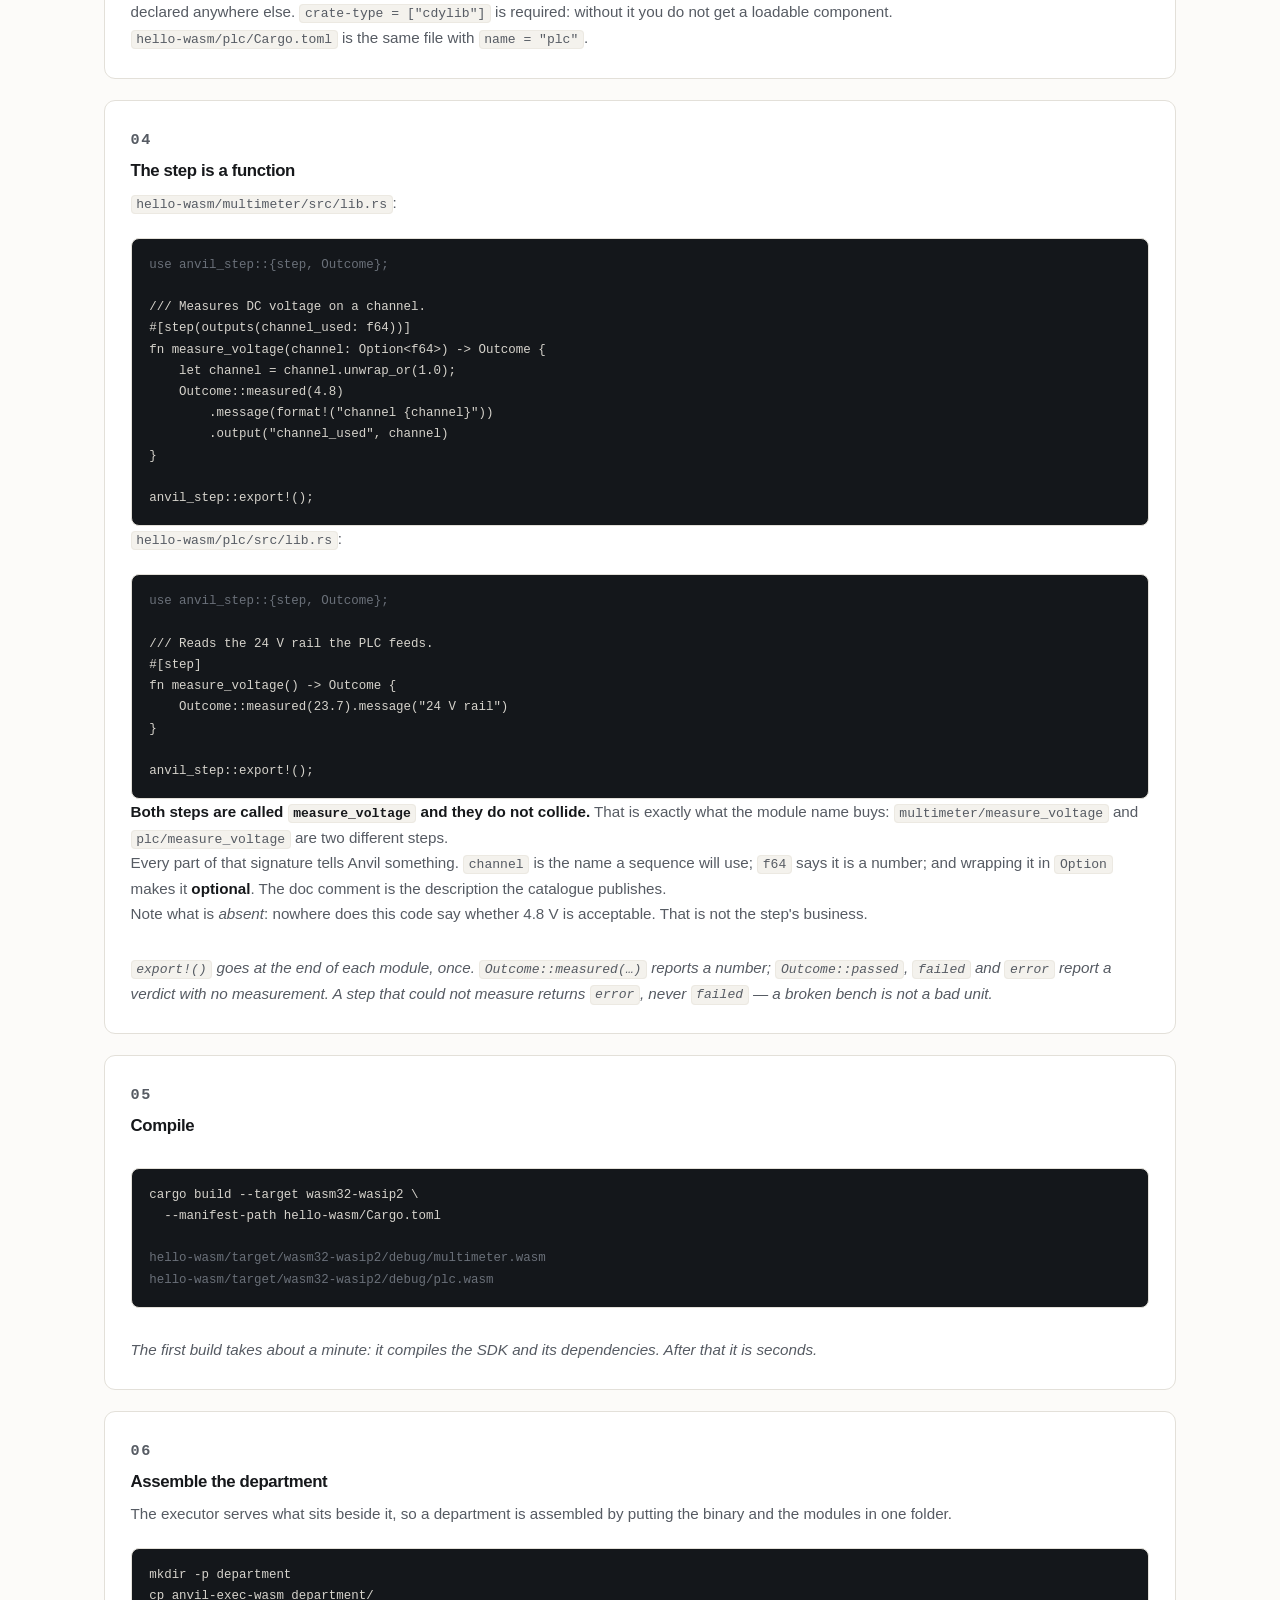
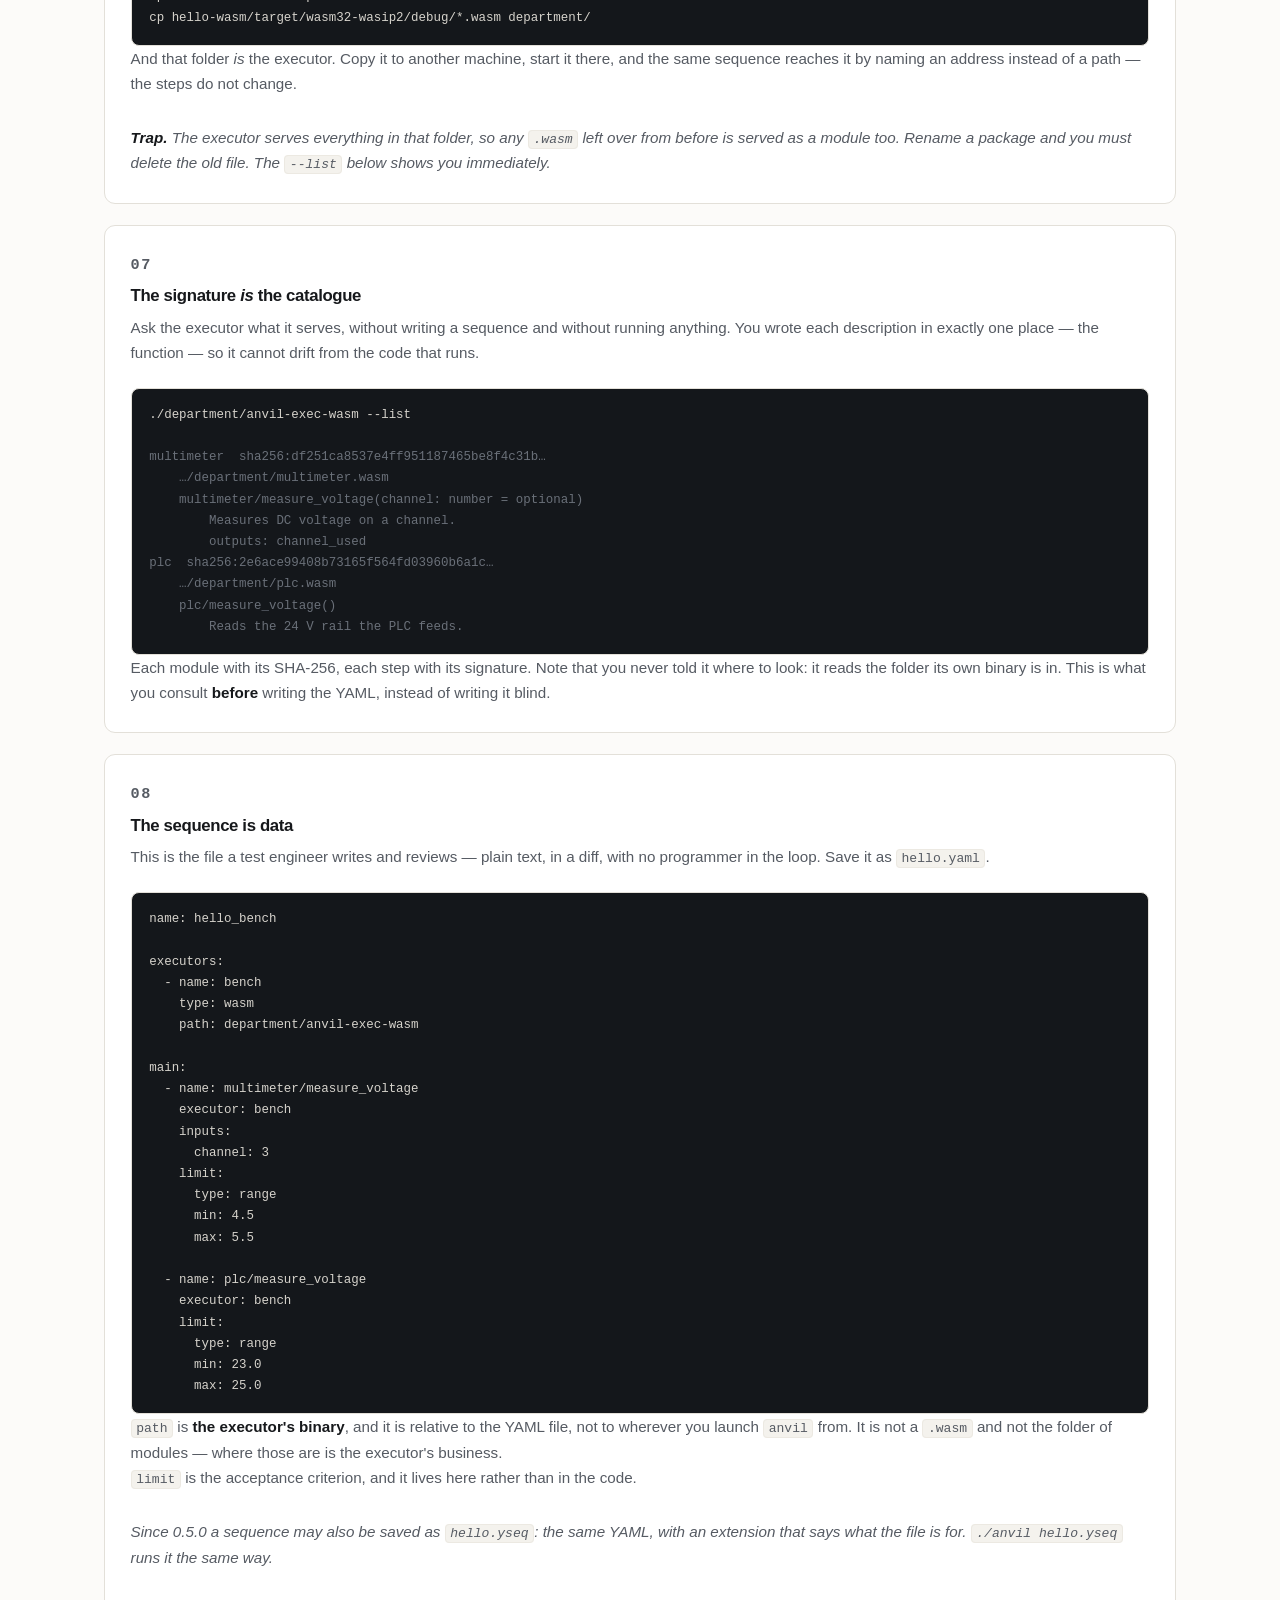
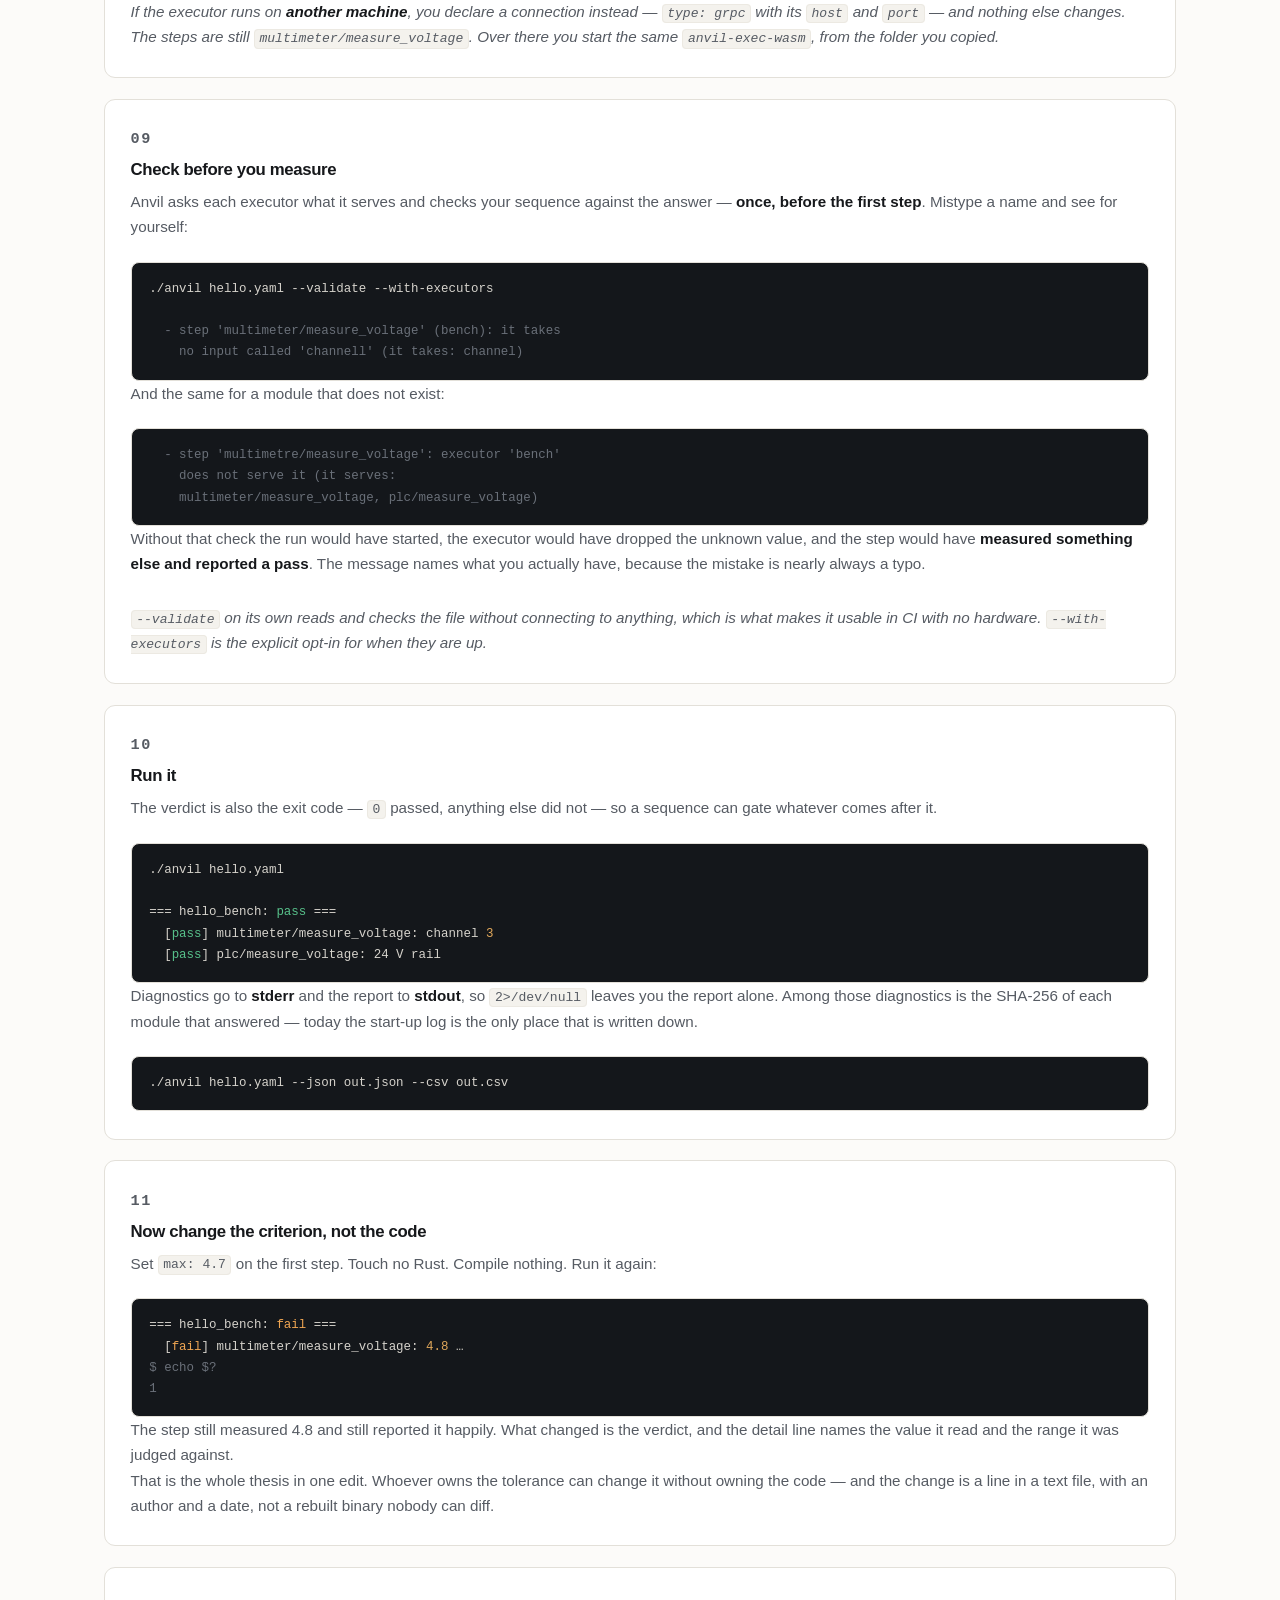
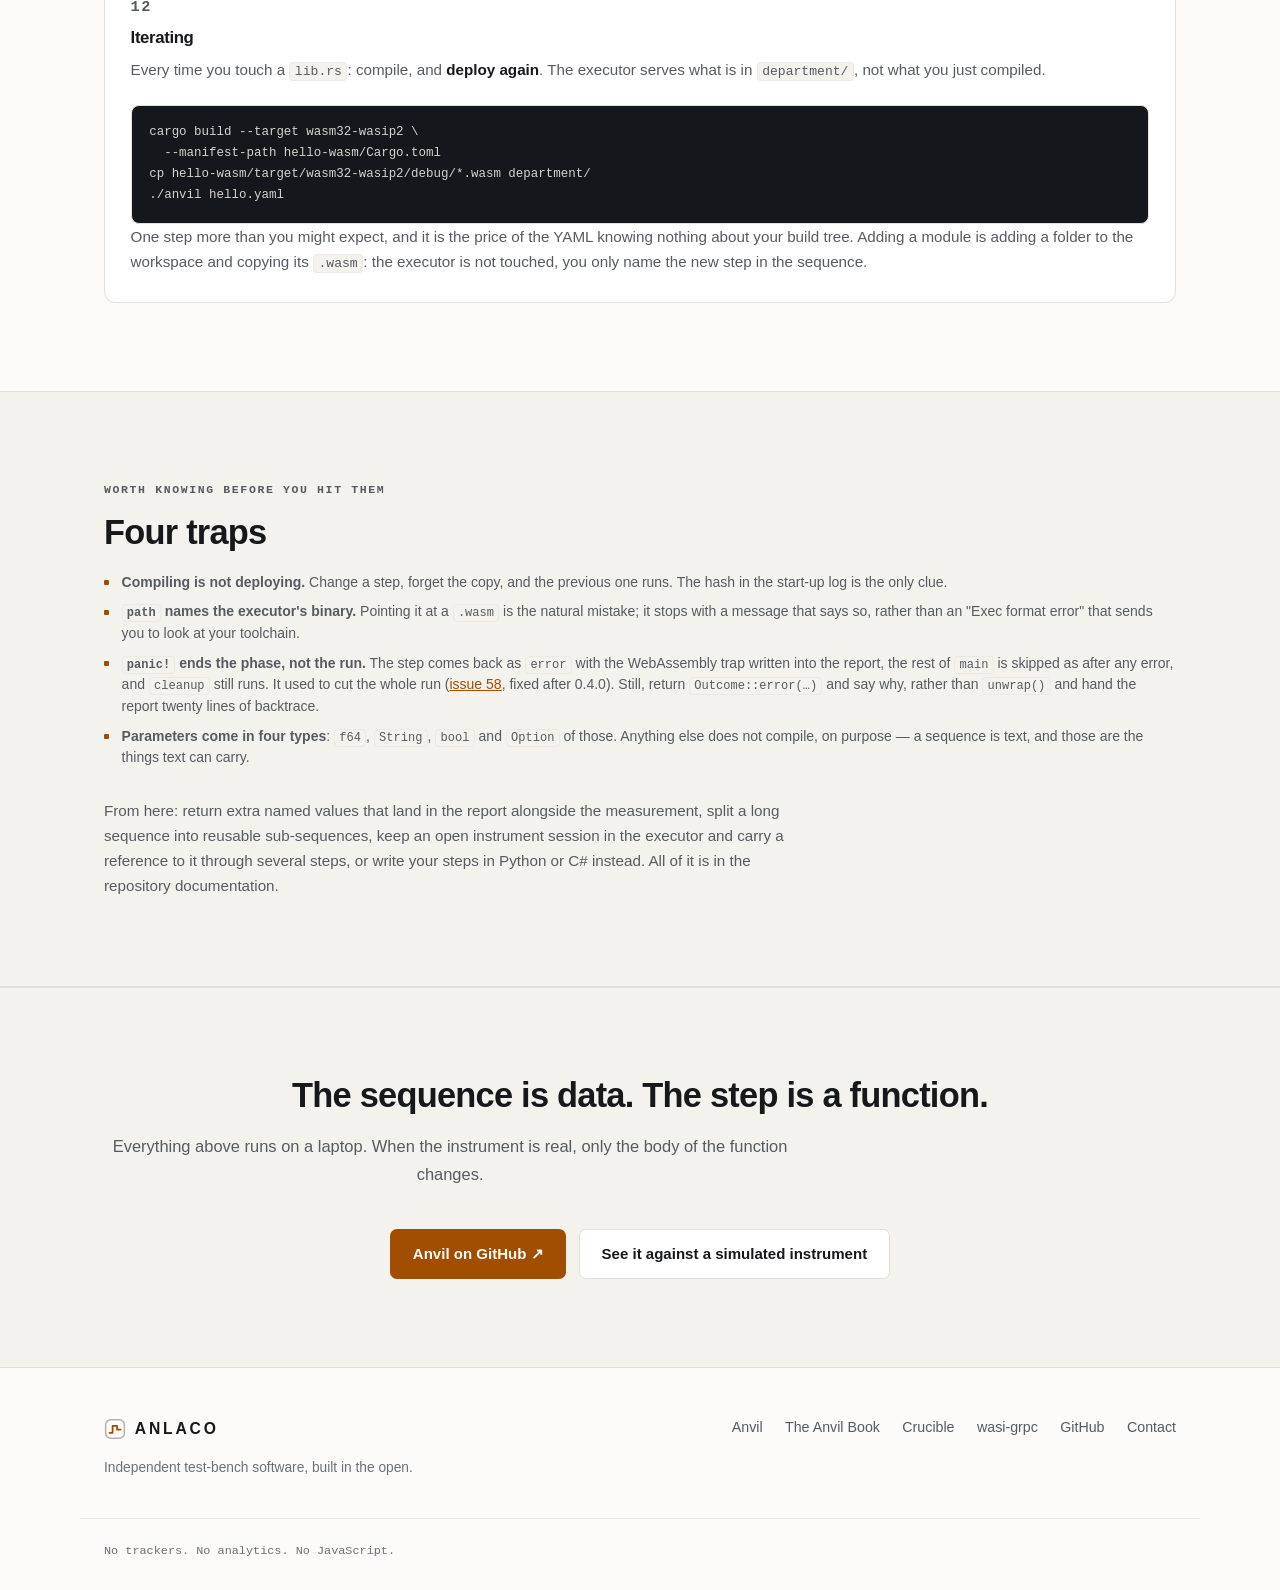
<file: quickstart.html>
<!DOCTYPE html>
<html lang="en">
<head>
<meta charset="utf-8">
<meta name="viewport" content="width=device-width, initial-scale=1">
<title>Quick start — write your first Anvil step in Rust</title>
<meta name="description" content="From nothing to a running test sequence in about twenty minutes: write two steps as plain Rust functions, compile them to WebAssembly, put them in a folder that is your executor, and let Anvil check your names before it touches a unit. No instrument required.">
<meta name="theme-color" content="#0e1013" media="(prefers-color-scheme: dark)">
<meta name="theme-color" content="#fcfbf9" media="(prefers-color-scheme: light)">
<link rel="icon" href="favicon.svg" type="image/svg+xml">
<link rel="stylesheet" href="style.css">
<meta property="og:title" content="Quick start — write your first Anvil step in Rust">
<meta property="og:description" content="A step is an annotated function. A department is a folder you can copy. A sequence is a YAML file that names the executor, never the module.">
<meta property="og:type" content="article">
<meta property="og:url" content="https://anlaco.github.io/quickstart.html">
</head>
<body>

<a class="skip" href="#main">Skip to content</a>

<header class="nav">
  <div class="nav-inner">
    <a class="brand" href="/" aria-label="ANLACO — home">
      <svg class="mark" width="26" height="26" viewBox="0 0 32 32" aria-hidden="true">
        <rect x="2.4" y="2.4" width="27.2" height="27.2" rx="7.5" class="mark-frame"/>
        <path d="M8 21.5 L12.5 21.5 L12.5 11.5 L19 11.5 L19 17 L24 17" class="mark-trace"/>
      </svg>
      <span class="wordmark">ANLACO</span>
    </a>
    <nav aria-label="Main">
      <a href="/#thesis">Why</a>
      <a href="/#stack">The stack</a>
      <a href="/#demo">Demo</a>
      <a href="/#status">Status</a>
      <div class="nav-drop">
        <input type="checkbox" id="products-toggle" class="nav-drop-toggle" aria-label="Products menu">
        <label for="products-toggle" class="nav-drop-summary">Products</label>
        <div class="nav-drop-panel">
          <a class="nav-drop-item" href="/anvil/">
            <span class="nav-drop-name">Anvil</span>
            <span class="nav-drop-desc">The Anvil Book — read it end to end</span>
          </a>
          <a class="nav-drop-item" href="https://github.com/anlaco/Crucible">
            <span class="nav-drop-name">Crucible</span>
            <span class="nav-drop-desc">Repository — no book yet, the README is the doc</span>
          </a>
        </div>
      </div>
      <a class="nav-cta" href="https://github.com/anlaco/anvil">Anvil&nbsp;↗</a>
    </nav>
  </div>
</header>

<main id="main">

<!-- ─────────────────────────────── HERO ─────────────────────────────── -->
<section class="section">
  <div class="wrap">
    <p class="kicker">Quick start</p>
    <h2>Your first steps, in Rust, in about twenty minutes.</h2>
    <p class="intro">
      By the end of this page you will have written two test steps as ordinary
      Rust functions, assembled them into an executor you can copy to another
      machine, and watched Anvil refuse to start a run because you mistyped a
      parameter name. No instrument, no rack time, no licence.
    </p>

    <p class="hook">
      <strong>The one idea to carry through it.</strong> The step measures; the
      sequence judges. Your Rust code never contains the pass/fail threshold,
      so tightening a tolerance is a text edit — not a recompile, not a
      redeploy, and not a phone call to whoever wrote the code.
    </p>

    <h3>What you need</h3>
    <ul class="facts">
      <li>Linux on x86-64. The binaries are statically linked; there is nothing to install. (The release also carries a Windows zip with the same binaries as <code>.exe</code>; the commands on this page are the Linux ones, and they are the ones that were run.)</li>
      <li>A Rust toolchain, plus the <code>wasm32-wasip2</code> target.</li>
      <li>A clone of the Anvil repository — the step SDK lives there. You will <em>not</em> build Anvil itself.</li>
    </ul>

    <p class="fineprint">
      The Rust step SDK is not published on crates.io yet, so for now you point
      at it by path inside a clone of the repository. That is a rough edge we
      know about, and it is the only part of this page that will get shorter.
    </p>
  </div>
</section>

<!-- ───────────────────────── THE MENTAL MODEL ───────────────────────── -->
<section class="band">
  <div class="wrap">
    <p class="kicker">Read this once</p>
    <h2>An executor is a folder, not a file.</h2>
    <p class="intro">
      <code>anvil-exec-wasm</code> is a program, and it serves every
      <code>.wasm</code> sitting <strong>next to its own binary</strong>. Each
      of those files is a <em>module</em>, named after the file, and a step is
      called <code>&lt;module&gt;/&lt;step&gt;</code>.
    </p>
    <p>
      That gives the shape of everything below: a <strong>department</strong>
      is a folder you can copy — the executor's binary with its modules inside.
      A sequence says <em>which executor</em> it is addressing, by naming its
      binary or, when it lives on another machine, its address. It never says
      where the modules are, because that is the executor's business.
    </p>
    <p>
      This page builds two modules rather than one, because with a single
      module you cannot see what the module name buys you.
    </p>
  </div>
</section>

<!-- ───────────────────────────── SET-UP ─────────────────────────────── -->
<section class="section">
  <div class="wrap">
    <p class="kicker">Once, and never again</p>
    <h2>Set-up</h2>
    <p class="intro">
      Unpack, clone, add a target. Everything lands in one folder you can delete
      when you are done.
    </p>

    <div class="steps steps-linear">

      <article class="step">
        <p class="step-n">01</p>
        <h3>Get the binaries</h3>
        <p>
          The package holds two files: <code>anvil</code>, which carries its own
          WebAssembly engine — that is why it weighs what it weighs and why it
          runs on a factory PC with no internet — and
          <code>anvil-exec-wasm</code>, the executor that will serve your steps.
        </p>
<pre class="cmd"><span class="c-d"># from github.com/anlaco/anvil/releases</span>
tar xzf anvil-v0.5.0-x86_64-linux-musl.tar.gz
cd anvil-v0.5.0-x86_64-linux-musl
./anvil --version
<span class="c-d">anvil 0.5.0</span></pre>
        <p class="fineprint">
          Everything below happens inside that folder. It also carries the
          example sequences, including a department already assembled — run
          <code>./anvil ejemplos/demo_departamento.yaml</code> right now if you
          want to see the finished shape before building it yourself.
        </p>
      </article>

      <article class="step">
        <p class="step-n">02</p>
        <h3>Bring in the step SDK</h3>
        <p>
          <code>anvil-step</code> is the toolbox you import when writing a step:
          one dependency and the plain Rust toolchain. There is no
          <code>wit/</code> directory to copy, no generated bindings to keep,
          and no <code>cargo component</code> to install.
        </p>
<pre class="cmd">git clone https://github.com/anlaco/anvil.git anvil-src
rustup target add wasm32-wasip2</pre>
        <p class="fineprint">
          Cloned as <code>anvil-src</code> on purpose: a folder called
          <code>anvil</code> would collide with the binary you just unpacked.
        </p>
      </article>

    </div>
  </div>
</section>

<!-- ──────────────────────────── THE WORK ────────────────────────────── -->
<section class="section">
  <div class="wrap">
    <p class="kicker">Every day from now on</p>
    <h2>Write the steps, assemble the department, run the sequence.</h2>

    <div class="steps steps-linear">

      <article class="step">
        <p class="step-n">03</p>
        <h3>Two modules, one workspace</h3>
        <p>
          A workspace rather than two loose projects, for a practical reason:
          members share one <code>target/</code>, so both <code>.wasm</code>
          files come out in the same directory.
        </p>
<pre class="cmd">mkdir -p hello-wasm/multimeter/src hello-wasm/plc/src</pre>
        <p><code>hello-wasm/Cargo.toml</code>:</p>
<pre class="cmd">[workspace]
members = ["multimeter", "plc"]
resolver = "2"</pre>
        <p><code>hello-wasm/multimeter/Cargo.toml</code>:</p>
<pre class="cmd">[package]
name = "multimeter"
version = "0.1.0"
edition = "2021"

[dependencies]
anvil-step = { path = "../../anvil-src/executors/rust/anvil-step" }

[lib]
crate-type = ["cdylib"]</pre>
        <p>
          <strong>The package name is the module name.</strong> It gives the
          <code>.wasm</code> its file name, and the file name is the
          <code>multimeter/</code> you will write in the YAML. It is not
          declared anywhere else. <code>crate-type = ["cdylib"]</code> is
          required: without it you do not get a loadable component.
        </p>
        <p>
          <code>hello-wasm/plc/Cargo.toml</code> is the same file with
          <code>name = "plc"</code>.
        </p>
      </article>

      <article class="step">
        <p class="step-n">04</p>
        <h3>The step is a function</h3>
        <p><code>hello-wasm/multimeter/src/lib.rs</code>:</p>
<pre class="cmd"><span class="c-d">use anvil_step::{step, Outcome};</span>

/// Measures DC voltage on a channel.
#[step(outputs(channel_used: f64))]
fn measure_voltage(channel: Option&lt;f64&gt;) -&gt; Outcome {
    let channel = channel.unwrap_or(1.0);
    Outcome::measured(4.8)
        .message(format!("channel {channel}"))
        .output("channel_used", channel)
}

anvil_step::export!();</pre>
        <p><code>hello-wasm/plc/src/lib.rs</code>:</p>
<pre class="cmd"><span class="c-d">use anvil_step::{step, Outcome};</span>

/// Reads the 24 V rail the PLC feeds.
#[step]
fn measure_voltage() -&gt; Outcome {
    Outcome::measured(23.7).message("24 V rail")
}

anvil_step::export!();</pre>
        <p>
          <strong>Both steps are called <code>measure_voltage</code> and they do
          not collide.</strong> That is exactly what the module name buys:
          <code>multimeter/measure_voltage</code> and
          <code>plc/measure_voltage</code> are two different steps.
        </p>
        <p>
          Every part of that signature tells Anvil something.
          <code>channel</code> is the name a sequence will use;
          <code>f64</code> says it is a number; and wrapping it in
          <code>Option</code> makes it <strong>optional</strong>. The doc
          comment is the description the catalogue publishes.
        </p>
        <p>
          Note what is <em>absent</em>: nowhere does this code say whether
          4.8&nbsp;V is acceptable. That is not the step's business.
        </p>
        <p class="fineprint">
          <code>export!()</code> goes at the end of each module, once.
          <code>Outcome::measured(…)</code> reports a number;
          <code>Outcome::passed</code>, <code>failed</code> and
          <code>error</code> report a verdict with no measurement. A step that
          could not measure returns <code>error</code>, never
          <code>failed</code> — a broken bench is not a bad unit.
        </p>
      </article>

      <article class="step">
        <p class="step-n">05</p>
        <h3>Compile</h3>
<pre class="cmd">cargo build --target wasm32-wasip2 \
  --manifest-path hello-wasm/Cargo.toml

<span class="c-d">hello-wasm/target/wasm32-wasip2/debug/multimeter.wasm
hello-wasm/target/wasm32-wasip2/debug/plc.wasm</span></pre>
        <p class="fineprint">
          The first build takes about a minute: it compiles the SDK and its
          dependencies. After that it is seconds.
        </p>
      </article>

      <article class="step">
        <p class="step-n">06</p>
        <h3>Assemble the department</h3>
        <p>
          The executor serves what sits beside it, so a department is assembled
          by putting the binary and the modules in one folder.
        </p>
<pre class="cmd">mkdir -p department
cp anvil-exec-wasm department/
cp hello-wasm/target/wasm32-wasip2/debug/*.wasm department/</pre>
        <p>
          And that folder <em>is</em> the executor. Copy it to another machine,
          start it there, and the same sequence reaches it by naming an address
          instead of a path — the steps do not change.
        </p>
        <p class="fineprint">
          <strong>Trap.</strong> The executor serves everything in that folder,
          so any <code>.wasm</code> left over from before is served as a module
          too. Rename a package and you must delete the old file. The
          <code>--list</code> below shows you immediately.
        </p>
      </article>

      <article class="step">
        <p class="step-n">07</p>
        <h3>The signature <em>is</em> the catalogue</h3>
        <p>
          Ask the executor what it serves, without writing a sequence and
          without running anything. You wrote each description in exactly one
          place — the function — so it cannot drift from the code that runs.
        </p>
<pre class="cmd">./department/anvil-exec-wasm --list

<span class="c-d">multimeter  sha256:df251ca8537e4ff951187465be8f4c31b…
    …/department/multimeter.wasm
    multimeter/measure_voltage(channel: number = optional)
        Measures DC voltage on a channel.
        outputs: channel_used
plc  sha256:2e6ace99408b73165f564fd03960b6a1c…
    …/department/plc.wasm
    plc/measure_voltage()
        Reads the 24 V rail the PLC feeds.</span></pre>
        <p>
          Each module with its SHA-256, each step with its signature. Note that
          you never told it where to look: it reads the folder its own binary is
          in. This is what you consult <strong>before</strong> writing the YAML,
          instead of writing it blind.
        </p>
      </article>

      <article class="step">
        <p class="step-n">08</p>
        <h3>The sequence is data</h3>
        <p>
          This is the file a test engineer writes and reviews — plain text, in a
          diff, with no programmer in the loop. Save it as
          <code>hello.yaml</code>.
        </p>
<pre class="cmd">name: hello_bench

executors:
  - name: bench
    type: wasm
    path: department/anvil-exec-wasm

main:
  - name: multimeter/measure_voltage
    executor: bench
    inputs:
      channel: 3
    limit:
      type: range
      min: 4.5
      max: 5.5

  - name: plc/measure_voltage
    executor: bench
    limit:
      type: range
      min: 23.0
      max: 25.0</pre>
        <p>
          <code>path</code> is <strong>the executor's binary</strong>, and it is
          relative to the YAML file, not to wherever you launch
          <code>anvil</code> from. It is not a <code>.wasm</code> and not the
          folder of modules — where those are is the executor's business.
        </p>
        <p>
          <code>limit</code> is the acceptance criterion, and it lives here
          rather than in the code.
        </p>
        <p class="fineprint">
          Since 0.5.0 a sequence may also be saved as <code>hello.yseq</code>:
          the same YAML, with an extension that says what the file is for.
          <code>./anvil hello.yseq</code> runs it the same way.
        </p>
        <p class="fineprint">
          If the executor runs on <strong>another machine</strong>, you declare
          a connection instead — <code>type: grpc</code> with its
          <code>host</code> and <code>port</code> — and nothing else changes.
          The steps are still <code>multimeter/measure_voltage</code>. Over
          there you start the same <code>anvil-exec-wasm</code>, from the folder
          you copied.
        </p>
      </article>

      <article class="step">
        <p class="step-n">09</p>
        <h3>Check before you measure</h3>
        <p>
          Anvil asks each executor what it serves and checks your sequence
          against the answer — <strong>once, before the first step</strong>.
          Mistype a name and see for yourself:
        </p>
<pre class="cmd">./anvil hello.yaml --validate --with-executors

<span class="c-d">  - step 'multimeter/measure_voltage' (bench): it takes
    no input called 'channell' (it takes: channel)</span></pre>
        <p>And the same for a module that does not exist:</p>
<pre class="cmd"><span class="c-d">  - step 'multimetre/measure_voltage': executor 'bench'
    does not serve it (it serves:
    multimeter/measure_voltage, plc/measure_voltage)</span></pre>
        <p>
          Without that check the run would have started, the executor would have
          dropped the unknown value, and the step would have
          <strong>measured something else and reported a pass</strong>. The
          message names what you actually have, because the mistake is nearly
          always a typo.
        </p>
        <p class="fineprint">
          <code>--validate</code> on its own reads and checks the file without
          connecting to anything, which is what makes it usable in CI with no
          hardware. <code>--with-executors</code> is the explicit opt-in for
          when they are up.
        </p>
      </article>

      <article class="step">
        <p class="step-n">10</p>
        <h3>Run it</h3>
        <p>
          The verdict is also the exit code — <code>0</code> passed, anything
          else did not — so a sequence can gate whatever comes after it.
        </p>
<pre class="cmd">./anvil hello.yaml

=== hello_bench: <span class="c-ok">pass</span> ===
  [<span class="c-ok">pass</span>] multimeter/measure_voltage: channel <span class="c-n">3</span>
  [<span class="c-ok">pass</span>] plc/measure_voltage: 24 V rail</pre>
        <p>
          Diagnostics go to <strong>stderr</strong> and the report to
          <strong>stdout</strong>, so <code>2&gt;/dev/null</code> leaves you the
          report alone. Among those diagnostics is the SHA-256 of each module
          that answered — today the start-up log is the only place that is
          written down.
        </p>
<pre class="cmd">./anvil hello.yaml --json out.json --csv out.csv</pre>
      </article>

      <article class="step">
        <p class="step-n">11</p>
        <h3>Now change the criterion, not the code</h3>
        <p>
          Set <code>max: 4.7</code> on the first step. Touch no Rust. Compile
          nothing. Run it again:
        </p>
<pre class="cmd">=== hello_bench: <span class="c-p">fail</span> ===
  [<span class="c-p">fail</span>] multimeter/measure_voltage: <span class="c-n">4.8</span> …
<span class="c-d">$ echo $?
1</span></pre>
        <p>
          The step still measured 4.8 and still reported it happily. What
          changed is the verdict, and the detail line names the value it read
          and the range it was judged against.
        </p>
        <p>
          That is the whole thesis in one edit. Whoever owns the tolerance can
          change it without owning the code — and the change is a line in a
          text file, with an author and a date, not a rebuilt binary nobody can
          diff.
        </p>
      </article>

      <article class="step">
        <p class="step-n">12</p>
        <h3>Iterating</h3>
        <p>
          Every time you touch a <code>lib.rs</code>: compile, and
          <strong>deploy again</strong>. The executor serves what is in
          <code>department/</code>, not what you just compiled.
        </p>
<pre class="cmd">cargo build --target wasm32-wasip2 \
  --manifest-path hello-wasm/Cargo.toml
cp hello-wasm/target/wasm32-wasip2/debug/*.wasm department/
./anvil hello.yaml</pre>
        <p>
          One step more than you might expect, and it is the price of the YAML
          knowing nothing about your build tree. Adding a module is adding a
          folder to the workspace and copying its <code>.wasm</code>: the
          executor is not touched, you only name the new step in the sequence.
        </p>
      </article>

    </div>
  </div>
</section>

<!-- ──────────────────────────── PITFALLS ────────────────────────────── -->
<section class="band">
  <div class="wrap">
    <p class="kicker">Worth knowing before you hit them</p>
    <h2>Four traps</h2>
    <ul class="facts">
      <li>
        <strong>Compiling is not deploying.</strong> Change a step, forget the
        copy, and the previous one runs. The hash in the start-up log is the
        only clue.
      </li>
      <li>
        <strong><code>path</code> names the executor's binary.</strong> Pointing
        it at a <code>.wasm</code> is the natural mistake; it stops with a
        message that says so, rather than an "Exec format error" that sends you
        to look at your toolchain.
      </li>
      <li>
        <strong><code>panic!</code> ends the phase, not the run.</strong> The
        step comes back as <code>error</code> with the WebAssembly trap written
        into the report, the rest of <code>main</code> is skipped as after any
        error, and <code>cleanup</code> still runs. It used to cut the whole
        run (<a href="https://github.com/anlaco/anvil/issues/58">issue&nbsp;58</a>,
        fixed after 0.4.0). Still, return <code>Outcome::error(…)</code> and
        say why, rather than <code>unwrap()</code> and hand the report twenty
        lines of backtrace.
      </li>
      <li>
        <strong>Parameters come in four types</strong>: <code>f64</code>,
        <code>String</code>, <code>bool</code> and <code>Option</code> of those.
        Anything else does not compile, on purpose — a sequence is text, and
        those are the things text can carry.
      </li>
    </ul>

    <p class="demo-note">
      From here: return extra named values that land in the report alongside the
      measurement, split a long sequence into reusable sub-sequences, keep an
      open instrument session in the executor and carry a reference to it
      through several steps, or write your steps in Python or C# instead. All of it
      is in the repository documentation.
    </p>
  </div>
</section>

<!-- ─────────────────────────────── CTA ──────────────────────────────── -->
<section class="band band-end">
  <div class="wrap center">
    <h2>The sequence is data. The step is a function.</h2>
    <p class="intro center">
      Everything above runs on a laptop. When the instrument is real, only the
      body of the function changes.
    </p>
    <p class="cta cta-center">
      <a class="btn btn-solid" href="https://github.com/anlaco/anvil">Anvil on GitHub&nbsp;↗</a>
      <a class="btn btn-line" href="/#demo">See it against a simulated instrument</a>
    </p>
  </div>
</section>

</main>

<footer class="footer">
  <div class="wrap footer-inner">
    <div class="footer-brand">
      <svg class="mark" width="22" height="22" viewBox="0 0 32 32" aria-hidden="true">
        <rect x="2.4" y="2.4" width="27.2" height="27.2" rx="7.5" class="mark-frame"/>
        <path d="M8 21.5 L12.5 21.5 L12.5 11.5 L19 11.5 L19 17 L24 17" class="mark-trace"/>
      </svg>
      <span class="wordmark">ANLACO</span>
      <p>Independent test-bench software, built in the open.</p>
    </div>
    <nav class="footer-links" aria-label="Footer">
      <a href="https://github.com/anlaco/anvil">Anvil</a>
      <a href="/anvil/">The Anvil Book</a>
      <a href="https://github.com/anlaco/Crucible">Crucible</a>
      <a href="https://github.com/anlaco/wasi-grpc">wasi-grpc</a>
      <a href="https://github.com/anlaco">GitHub</a>
      <a href="mailto:anlaco@proton.me">Contact</a>
    </nav>
  </div>
  <div class="wrap footer-note">
    <p>No trackers. No analytics. No JavaScript.</p>
  </div>
</footer>

</body>
</html>
</file>
<file: style.css>
/* ANLACO — static site. No build, no framework; the only JavaScript is the
   small, optional Solder download-button script in index.html.
   Brand: paper + ink, amber-phosphor accent (the colour of a bench
   instrument's display), a step-signal mark, generous measure. */

/* ── Tokens ─────────────────────────────────────────────────────── */
:root {
  --bg:        #fcfbf9;
  --bg-alt:    #f4f2ed;
  --surface:   #ffffff;
  --code-bg:   #14171b;
  --ink:       #16181b;
  --ink-2:     #565b63;
  --ink-3:     #6b7079;
  --line:      #e3e0d9;
  --line-soft: #ece9e2;
  --accent:    #a24e00;
  --accent-hi: #c25f04;
  --accent-bg: #fbf1e4;
  --ok:        #1b6e45;
  --ok-bg:     #e8f3ec;
  --wip:       #8a5a00;
  --wip-bg:    #fbf1e0;
  --shadow:    0 1px 2px rgba(20,23,27,.04), 0 8px 24px rgba(20,23,27,.05);

  --sans: -apple-system, BlinkMacSystemFont, "Segoe UI", Roboto,
          "Helvetica Neue", Arial, sans-serif;
  --mono: ui-monospace, "SF Mono", SFMono-Regular, Menlo, Consolas,
          "Liberation Mono", monospace;

  --wrap: 1120px;
}

@media (prefers-color-scheme: dark) {
  :root {
    --bg:        #0e1013;
    --bg-alt:    #14171b;
    --surface:   #171a1f;
    --code-bg:   #0a0c0f;
    --ink:       #e9e7e1;
    --ink-2:     #a0a5ad;
    --ink-3:     #767c85;
    --line:      #272b32;
    --line-soft: #1e2228;
    --accent:    #f0a653;
    --accent-hi: #f7bd77;
    --accent-bg: #241a10;
    --ok:        #57c08a;
    --ok-bg:     #12241a;
    --wip:       #e0a75a;
    --wip-bg:    #241c0f;
    --shadow:    0 1px 2px rgba(0,0,0,.3), 0 8px 28px rgba(0,0,0,.28);
  }
}

*, *::before, *::after { box-sizing: border-box; margin: 0; padding: 0; }

html { scroll-behavior: smooth; -webkit-text-size-adjust: 100%; }

body {
  background: var(--bg);
  color: var(--ink);
  font: 16px/1.65 var(--sans);
  -webkit-font-smoothing: antialiased;
  -moz-osx-font-smoothing: grayscale;
}

::selection { background: var(--accent); color: var(--bg); }

.wrap { max-width: var(--wrap); margin: 0 auto; padding: 0 1.5rem; }
.wrap.narrow { max-width: 760px; }
.center { text-align: center; }

.skip {
  position: absolute; left: -9999px;
  background: var(--accent); color: #fff;
  padding: .7rem 1.1rem; border-radius: 0 0 6px 0; z-index: 200;
}
.skip:focus { left: 0; top: 0; }

a { color: var(--accent); }
a:focus-visible, .btn:focus-visible {
  outline: 2px solid var(--accent); outline-offset: 3px; border-radius: 3px;
}

/* ── Brand mark ─────────────────────────────────────────────────── */
.mark { display: block; flex: 0 0 auto; }
.mark-frame { fill: none; stroke: currentColor; stroke-width: 2.2; opacity: .32; }
.mark-trace {
  fill: none; stroke: var(--accent); stroke-width: 2.6;
  stroke-linecap: round; stroke-linejoin: round;
}
.brand, .footer-brand { color: var(--ink); }
.wordmark {
  font-weight: 700; font-size: .98rem;
  letter-spacing: .18em; text-transform: uppercase;
}

/* ── Nav ────────────────────────────────────────────────────────── */
.nav {
  position: sticky; top: 0; z-index: 100;
  background: var(--bg);
  background: color-mix(in srgb, var(--bg) 88%, transparent);
  backdrop-filter: saturate(180%) blur(12px);
  border-bottom: 1px solid var(--line);
  box-shadow: 0 0 0 rgba(20,23,27,0);
}
/* Deepens the header's shadow as the page scrolls under it — a scroll-driven
   effect, so browsers without it (Firefox, older Safari) just keep the flat
   bar above, never a hidden or half-applied one. */
@supports (animation-timeline: scroll()) {
  .nav {
    animation: nav-shadow linear both;
    animation-timeline: scroll(root);
    animation-range: 0 240px;
  }
}
@keyframes nav-shadow {
  from { box-shadow: 0 0 0 rgba(20,23,27,0); }
  to   { box-shadow: var(--shadow); }
}
.nav nav a { position: relative; }
.nav nav a:not(.nav-cta)::after {
  content: ""; position: absolute; left: 0; right: 100%; bottom: -.3rem;
  height: 2px; background: var(--accent);
  transition: right .2s ease;
}
.nav nav a:not(.nav-cta):hover::after { right: 0; }
.nav-inner {
  max-width: var(--wrap); margin: 0 auto; padding: .85rem 1.5rem;
  display: flex; align-items: center; justify-content: space-between; gap: 1rem;
}
.brand { display: flex; align-items: center; gap: .6rem; text-decoration: none; }
.nav nav { display: flex; align-items: center; gap: 1.6rem; }
.nav nav a {
  color: var(--ink-2); text-decoration: none;
  font-size: .9rem; font-weight: 500; transition: color .15s;
}
.nav nav a:hover { color: var(--ink); }
.nav-cta { color: var(--accent) !important; font-weight: 600 !important; }
@media (max-width: 780px) {
  .nav nav a:not(.nav-cta) { display: none; }
  .nav-drop { display: none; }
}

/* ── Products dropdown ──────────────────────────────────────────────
   No JS: a visually-hidden checkbox + its <label> as the trigger. Not
   <details>/<summary> — Chrome wraps details content in an internal
   ::details-content box that stays content-visibility:hidden until the
   [open] attribute is set, which no author CSS can override on :hover,
   so the panel would only ever open on click. Plain elements don't have
   that problem. */
.nav-drop { position: relative; }
.nav-drop-toggle {
  position: absolute; width: 1px; height: 1px; opacity: 0; overflow: hidden;
}
.nav-drop-summary {
  position: relative; cursor: pointer; color: var(--ink-2);
  font-size: .9rem; font-weight: 500; user-select: none;
  display: flex; align-items: center; gap: .35rem;
  transition: color .15s;
}
.nav-drop-summary::before {
  content: ""; position: absolute; left: 0; right: 100%; bottom: -.3rem;
  height: 2px; background: var(--accent);
  transition: right .2s ease;
}
.nav-drop-summary::after {
  content: ""; width: 6px; height: 6px;
  border-right: 1.6px solid currentColor; border-bottom: 1.6px solid currentColor;
  transform: translateY(-2px) rotate(45deg); transition: transform .18s;
}
.nav-drop-toggle:focus-visible + .nav-drop-summary {
  outline: 2px solid var(--accent); outline-offset: 3px; border-radius: 3px;
}
.nav-drop:hover .nav-drop-summary,
.nav-drop:focus-within .nav-drop-summary,
.nav-drop-toggle:checked ~ .nav-drop-summary { color: var(--ink); }
.nav-drop:hover .nav-drop-summary::after,
.nav-drop:focus-within .nav-drop-summary::after,
.nav-drop-toggle:checked ~ .nav-drop-summary::after {
  transform: translateY(1px) rotate(-135deg);
}
.nav-drop:hover .nav-drop-summary::before,
.nav-drop:focus-within .nav-drop-summary::before,
.nav-drop-toggle:checked ~ .nav-drop-summary::before { right: 0; }

/* Opens on hover, like TestStand's. The checkbox stays underneath only as
   the touch/keyboard fallback: tap the label to toggle :checked, Tab to it
   and Space/Enter does the same, or Tab past it into the panel's own links
   which keeps :focus-within true. */
.nav-drop-panel {
  display: none;
  position: absolute; top: 100%; left: 50%;
  transform: translateX(-50%);
  background: var(--surface); border: 1px solid var(--line);
  border-radius: 11px; box-shadow: var(--shadow);
  padding: .9rem .5rem .5rem; margin-top: .5rem; width: 280px;
}
.nav-drop:hover .nav-drop-panel,
.nav-drop:focus-within .nav-drop-panel,
.nav-drop-toggle:checked ~ .nav-drop-panel {
  display: block; animation: drop-in .16s ease-out both;
}
/* Bridges the gap above the panel so the pointer never leaves a hovered
   box on the way down from the summary — without it, hover flickers shut. */
.nav-drop-panel::before {
  content: ""; position: absolute; left: 0; right: 0; top: -.9rem; height: .9rem;
}
@keyframes drop-in {
  from { opacity: 0; transform: translateX(-50%) translateY(-4px); }
  to   { opacity: 1; transform: translateX(-50%) translateY(0); }
}
.nav-drop-item {
  display: block; padding: .65rem .8rem; border-radius: 8px;
  text-decoration: none; transition: background .12s;
}
.nav-drop-item:hover { background: var(--bg-alt); }
.nav-drop-name {
  display: block; font-weight: 600; font-size: .92rem; color: var(--ink);
}
.nav-drop-desc {
  display: block; font-size: .8rem; color: var(--ink-3); margin-top: .15rem;
}

/* ── Type scale ─────────────────────────────────────────────────── */
h1, h2, h3 { letter-spacing: -.022em; line-height: 1.15; font-weight: 700; }

h1 { font-size: clamp(2.3rem, 5.2vw, 3.5rem); line-height: 1.06; }
h1 em {
  font-style: normal; color: var(--accent);
  box-shadow: inset 0 -.14em 0 var(--accent-bg);
}
h2 { font-size: clamp(1.65rem, 3.2vw, 2.15rem); margin-bottom: 1.1rem; }
h3 { font-size: 1.05rem; }

.kicker {
  font-family: var(--mono); font-size: .72rem; font-weight: 600;
  letter-spacing: .14em; text-transform: uppercase;
  color: var(--accent); margin-bottom: .9rem;
}
.eyebrow {
  font-family: var(--mono); font-size: .74rem;
  letter-spacing: .06em; color: var(--ink-3); margin-bottom: 1.4rem;
}
.lead { font-size: 1.09rem; color: var(--ink-2); margin: 1.4rem 0 2rem; max-width: 40em; }
.lead strong, .band p strong, .section p strong { color: var(--ink); font-weight: 600; }
.intro { font-size: 1.03rem; color: var(--ink-2); max-width: 42em; margin-bottom: 2.6rem; }

p code, li code, dd code {
  font-family: var(--mono); font-size: .86em;
  background: var(--bg-alt); border: 1px solid var(--line-soft);
  padding: .08em .35em; border-radius: 4px;
}

/* ── Buttons ────────────────────────────────────────────────────── */
.cta { display: flex; gap: .8rem; flex-wrap: wrap; }
.cta-center { justify-content: center; margin-top: 2rem; }
.btn {
  display: inline-block; padding: .72rem 1.35rem; border-radius: 7px;
  font-size: .94rem; font-weight: 600; text-decoration: none;
  border: 1px solid transparent; transition: all .15s;
  position: relative; overflow: hidden;
}
.btn-solid { background: var(--accent); color: var(--bg); }
.btn-solid:hover { background: var(--accent-hi); transform: translateY(-1px); box-shadow: var(--shadow); }
.btn-line { color: var(--ink); border-color: var(--line); background: var(--surface); }
.btn-line:hover { border-color: var(--accent); color: var(--accent); transform: translateY(-1px); }
.btn::after {
  content: ""; position: absolute; inset: 0; border-radius: inherit;
  background: linear-gradient(115deg, transparent 30%, rgba(255,255,255,.35) 48%, transparent 66%);
  transform: translateX(-120%); transition: transform .5s ease;
}
.btn:hover::after { transform: translateX(120%); }

/* ── Hero ───────────────────────────────────────────────────────── */
.hero {
  padding: 5.5rem 0 4.5rem; border-bottom: 1px solid var(--line);
  position: relative; overflow: hidden;
}
.hero::before {
  content: ""; position: absolute; inset: -20% -10% auto -10%; height: 140%;
  background: radial-gradient(560px 360px at 82% 20%, var(--accent-bg), transparent 70%);
  opacity: .55; pointer-events: none; z-index: 0;
  animation: hero-drift 16s ease-in-out infinite alternate;
}
@keyframes hero-drift {
  from { transform: translate3d(0,0,0) scale(1); }
  to   { transform: translate3d(-2%,2%,0) scale(1.06); }
}
.hero-grid {
  display: grid; grid-template-columns: 1.05fr .95fr;
  gap: 3.5rem; align-items: center;
  position: relative; z-index: 1;
}
.hero-copy { min-width: 0; }
@media (max-width: 940px) {
  .hero { padding: 3.2rem 0 3rem; }
  .hero-grid { grid-template-columns: 1fr; gap: 2.5rem; }
}

@keyframes rise-in {
  from { opacity: 0; transform: translateY(14px); }
  to   { opacity: 1; transform: translateY(0); }
}
.hero-copy > * { animation: rise-in .6s cubic-bezier(.2,.7,.2,1) both; }
.hero-copy > .eyebrow { animation-delay: .02s; }
.hero-copy > h1       { animation-delay: .08s; }
.hero-copy > .lead     { animation-delay: .16s; }
.hero-copy > .hook     { animation-delay: .24s; }
.hero-copy > .cta      { animation-delay: .32s; }
.hero-grid > .term { animation: rise-in .7s cubic-bezier(.2,.7,.2,1) .3s both; }

/* ── Terminal ───────────────────────────────────────────────────── */
.term {
  background: var(--code-bg); border: 1px solid var(--line);
  border-radius: 11px; overflow: hidden; box-shadow: var(--shadow);
}
.term-bar {
  display: flex; align-items: center; gap: .45rem;
  padding: .65rem .9rem; border-bottom: 1px solid rgba(255,255,255,.07);
  background: rgba(255,255,255,.03);
}
.dot { width: 10px; height: 10px; border-radius: 50%; background: #3a4048; }
.term-title {
  margin-left: .6rem; font-family: var(--mono);
  font-size: .72rem; color: #767c85;
}
.term pre {
  padding: 1.3rem 1.4rem; overflow-x: auto;
  font-family: var(--mono); font-size: .8rem; line-height: 1.75;
  color: #d6d3cc;
}
@media (max-width: 480px) {
  .term pre { font-size: .71rem; padding: 1.1rem 1rem; }
  pre.cmd   { font-size: .71rem; }
}
.c-p  { color: #f0a653; }
.c-ok { color: #57c08a; }
.c-n  { color: #e0a75a; }
.c-d  { color: #6a7079; }

.term pre::after {
  content: "▍"; color: #f0a653; animation: blink 1.1s steps(1) infinite;
}
@keyframes blink { 50% { opacity: 0; } }

/* ── Hero hook ──────────────────────────────────────────────────── */
.hook {
  font-size: 1rem; color: var(--ink-2);
  border-left: 2px solid var(--accent);
  padding: .1rem 0 .1rem 1rem; margin: 0 0 2rem; max-width: 40em;
}
.hook strong { color: var(--ink); font-weight: 600; }

/* ── Demo steps ─────────────────────────────────────────────────── */
.steps {
  display: grid; grid-template-columns: repeat(2, 1fr); gap: 1.3rem;
}
@media (max-width: 860px) { .steps { grid-template-columns: 1fr; } }
/* A walkthrough is read top to bottom: one column, whatever the width. */
.steps-linear { grid-template-columns: 1fr; }
.step {
  background: var(--surface); border: 1px solid var(--line);
  border-radius: 11px; padding: 1.7rem 1.6rem;
  display: flex; flex-direction: column; min-width: 0;
}
.step-n {
  font-family: var(--mono); font-size: .74rem; font-weight: 600;
  letter-spacing: .1em; color: var(--accent); margin-bottom: .5rem;
}
.step h3 { margin-bottom: .6rem; }
.step p { color: var(--ink-2); font-size: .95rem; }
pre.cmd {
  margin-top: auto; background: var(--code-bg);
  border: 1px solid var(--line); border-radius: 8px;
  padding: 1rem 1.1rem; overflow-x: auto;
  font-family: var(--mono); font-size: .78rem; line-height: 1.7;
  color: #d6d3cc;
}
.step pre.cmd { margin-top: 1.4rem; }
.demo-note {
  margin-top: 1.8rem; max-width: 46em;
  color: var(--ink-2); font-size: .95rem;
}

/* ── Sections ───────────────────────────────────────────────────── */
.section { padding: 5.5rem 0; }
.band {
  padding: 5.5rem 0; background: var(--bg-alt);
  border-top: 1px solid var(--line); border-bottom: 1px solid var(--line);
}
.band p, .section p, .status-list dd { color: var(--ink-2); }
.band .narrow p + p, .section .narrow p + p { margin-top: 1.1rem; }
@media (max-width: 700px) { .section, .band { padding: 3.5rem 0; } }

blockquote {
  margin: 2.4rem 0 0; padding: .2rem 0 .2rem 1.4rem;
  border-left: 3px solid var(--accent);
  font-size: 1.2rem; line-height: 1.5; font-weight: 500;
  color: var(--ink); letter-spacing: -.01em;
}

/* ── Diagram ────────────────────────────────────────────────────── */
.diagram { margin: 0 0 3rem; }
.diagram svg {
  display: block; width: 100%; height: auto;
  background: var(--surface);
  border: 1px solid var(--line); border-radius: 11px;
  padding: 1.2rem; box-shadow: var(--shadow);
}
.diagram figcaption {
  margin-top: .9rem; font-size: .88rem; color: var(--ink-3);
  text-align: center; font-style: italic;
}
.d-box { fill: var(--bg-alt); stroke: var(--line); stroke-width: 1.4; }
.d-box-soft { fill: var(--surface); }
.d-box-key { fill: var(--accent-bg); stroke: var(--accent); }
.d-box-dash { fill: none; stroke: var(--ink-3); stroke-dasharray: 5 4; }
.d-t { fill: var(--ink); font: 600 14px var(--sans); }
.d-t-key { fill: var(--accent); }
.d-s { fill: var(--ink-3); font: 400 11.5px var(--sans); }
.d-lbl { fill: var(--ink-3); font: 500 10.5px var(--mono); }
.d-arrow, .d-arrow-plain {
  fill: none; stroke: var(--ink-3); stroke-width: 1.4; stroke-linecap: round;
}
.d-arrow { marker-end: url(#ah); }
.d-head { fill: var(--ink-3); }

/* ── Project cards ──────────────────────────────────────────────── */
.cards {
  display: grid; grid-template-columns: repeat(3, 1fr); gap: 1.3rem;
}
@media (max-width: 1000px) { .cards { grid-template-columns: 1fr; max-width: 640px; } }
.card {
  background: var(--surface); border: 1px solid var(--line);
  border-radius: 11px; padding: 1.7rem 1.6rem;
  display: flex; flex-direction: column;
  transition: border-color .15s, transform .15s, box-shadow .15s;
}
.card:hover { border-color: var(--accent); transform: translateY(-3px); box-shadow: var(--shadow); }
.card-head {
  display: flex; align-items: center; justify-content: space-between;
  gap: .7rem; flex-wrap: wrap; margin-bottom: .15rem;
}
.card h3 { font-size: 1.22rem; color: var(--ink); }
.card-role {
  font-family: var(--mono); font-size: .74rem; letter-spacing: .05em;
  color: var(--ink-3); text-transform: uppercase; margin-bottom: 1rem;
}
.card > p { font-size: .93rem; color: var(--ink-2); }
.facts { list-style: none; margin: 1.2rem 0 1.4rem; }
.facts li {
  position: relative; padding-left: 1.1rem; margin-bottom: .5rem;
  font-size: .875rem; color: var(--ink-2); line-height: 1.55;
}
.facts li::before {
  content: ""; position: absolute; left: 0; top: .62em;
  width: 5px; height: 5px; border-radius: 1px; background: var(--accent);
}
.card-foot {
  margin-top: auto; padding-top: 1rem; border-top: 1px solid var(--line-soft);
  display: flex; align-items: center; justify-content: space-between;
  gap: .8rem; flex-wrap: wrap; font-size: .84rem;
}
.card-foot a { text-decoration: none; font-weight: 600; }
.card-foot a:hover { text-decoration: underline; }
.lic { font-family: var(--mono); font-size: .76rem; color: var(--ink-3); }

/* ── Chips ──────────────────────────────────────────────────────── */
.chip {
  display: inline-block; font-family: var(--mono);
  font-size: .68rem; font-weight: 600; letter-spacing: .03em;
  padding: .22rem .55rem; border-radius: 5px; white-space: nowrap;
}
.chip-live { color: var(--ok); background: var(--ok-bg); }
.chip-wip  { color: var(--wip); background: var(--wip-bg); }
.chip-live::before {
  content: ""; display: inline-block; width: 6px; height: 6px;
  margin-right: .4em; border-radius: 50%; background: var(--ok);
  animation: chip-pulse 1.8s ease-in-out infinite;
}
@keyframes chip-pulse {
  0%, 100% { opacity: 1; box-shadow: 0 0 0 0 color-mix(in srgb, var(--ok) 45%, transparent); }
  50%      { opacity: .6; box-shadow: 0 0 0 3px color-mix(in srgb, var(--ok) 0%, transparent); }
}

/* ── Principles ─────────────────────────────────────────────────── */
.principles {
  list-style: none; margin: 2.6rem 0 0;
  display: grid; grid-template-columns: 1fr 1fr; gap: 2.2rem 3rem;
}
@media (max-width: 820px) { .principles { grid-template-columns: 1fr; gap: 1.9rem; } }
.principles li { position: relative; padding-top: .3rem; }
.principles .num {
  display: block; font-family: var(--mono); font-size: .78rem;
  font-weight: 700; color: var(--accent); margin-bottom: .5rem;
  letter-spacing: .08em;
}
.principles h3 { margin-bottom: .5rem; font-size: 1.1rem; }
.principles p { font-size: .93rem; }
.principles em { color: var(--ink); font-style: normal; font-weight: 600; }

/* ── Licence cards ──────────────────────────────────────────────── */
.lic-grid {
  display: grid; grid-template-columns: 1fr 1fr; gap: 1.3rem; margin-top: 3.2rem;
}
@media (max-width: 820px) { .lic-grid { grid-template-columns: 1fr; } }
.lic-card {
  background: var(--surface); border: 1px solid var(--line);
  border-radius: 11px; padding: 1.6rem;
}
.lic-card.lic-strong { background: var(--accent-bg); border-color: var(--accent); }
.lic-card h3 { font-family: var(--mono); font-size: .95rem; color: var(--ink); }
.lic-card.lic-strong h3 { color: var(--accent); }
.lic-what {
  font-size: .82rem; color: var(--ink-3);
  margin: .3rem 0 .9rem; font-weight: 500;
}
.lic-card > p:last-child { font-size: .92rem; color: var(--ink-2); }
.lic-card em { font-style: italic; color: var(--ink); }

/* ── Status list ────────────────────────────────────────────────── */
.status-list { margin-top: 2.4rem; }
.status-list dt {
  display: flex; align-items: center; gap: .7rem;
  font-weight: 700; font-size: 1rem; color: var(--ink);
  margin-top: 1.8rem;
}
.status-list dt:first-child { margin-top: 0; }
.status-list dd {
  margin: .55rem 0 0 0; padding-left: 1.1rem;
  border-left: 2px solid var(--line);
  font-size: .94rem;
}

/* ── Contact ────────────────────────────────────────────────────── */
.band-end { border-bottom: none; }
.fineprint { margin-top: 1.8rem; font-size: .86rem; color: var(--ink-3); font-style: italic; }

/* ── Footer ─────────────────────────────────────────────────────── */
.footer { background: var(--bg); border-top: 1px solid var(--line); padding: 3rem 0 1.8rem; }
.footer-inner {
  display: flex; justify-content: space-between; align-items: flex-start;
  gap: 2rem; flex-wrap: wrap;
}
.footer-brand { display: flex; align-items: center; flex-wrap: wrap; gap: .55rem; }
.footer-brand p {
  flex-basis: 100%; margin-top: .4rem;
  font-size: .86rem; color: var(--ink-3);
}
.footer-links { display: flex; gap: 1.4rem; flex-wrap: wrap; }
.footer-links a {
  color: var(--ink-2); text-decoration: none; font-size: .89rem; font-weight: 500;
}
.footer-links a:hover { color: var(--accent); }
.footer-note {
  margin-top: 2.4rem; padding-top: 1.4rem; border-top: 1px solid var(--line-soft);
}
.footer-note p { font-family: var(--mono); font-size: .74rem; color: var(--ink-3); }

/* ── Scroll reveal ──────────────────────────────────────────────────
   Ties opacity/position to how far an element has scrolled into view.
   Gated behind @supports so a browser without it (Firefox, older Safari)
   never sees the 0%-keyframe state — it just keeps the plain layout. */
@supports (animation-timeline: view()) {
  .card, .step, .lic-card, .status-list dt,
  .principles li, .diagram {
    animation: rise-in linear both;
    animation-timeline: view();
    animation-range: entry 0% cover 35%;
  }
  .cards .card:nth-child(2)      { animation-delay: .06s; }
  .cards .card:nth-child(3)      { animation-delay: .12s; }
  .steps .step:nth-child(2)      { animation-delay: .08s; }
  .principles li:nth-child(2n)   { animation-delay: .08s; }

  .d-arrow, .d-arrow-plain {
    stroke-dasharray: 340; stroke-dashoffset: 340;
    animation: draw-line linear both;
    animation-timeline: view();
    animation-range: entry 10% cover 50%;
  }
  @keyframes draw-line { to { stroke-dashoffset: 0; } }
}

@media (prefers-reduced-motion: reduce) {
  html { scroll-behavior: auto; }
  *, *::before, *::after { transition: none !important; animation: none !important; }
  .btn-solid:hover, .btn-line:hover, .card:hover { transform: none; }
}

/* ── Solder (new) ───────────────────────────────────────────────── */
.new-tag {
  display: inline-block; vertical-align: 2px;
  font-family: var(--mono); font-size: .64rem; font-weight: 700;
  letter-spacing: .06em; text-transform: uppercase;
  color: var(--bg); background: var(--accent);
  padding: .14rem .45rem; border-radius: 4px; margin-left: .3rem;
}
.news {
  background: var(--accent-bg);
  border-bottom: 1px solid var(--line);
  font-size: .92rem;
}
.news-inner {
  display: flex; align-items: center; gap: .8rem; flex-wrap: wrap;
  padding-top: .7rem; padding-bottom: .7rem;
}
.news .new-tag { margin-left: 0; }
.news-text { color: var(--ink-2); }
.news-text strong { color: var(--ink); }
.news-link { color: var(--accent); font-weight: 600; text-decoration: none; margin-left: auto; }
.news-link:hover { color: var(--accent-hi); }
@media (max-width: 700px) { .news-link { margin-left: 0; } }

.card-feature {
  display: grid; grid-template-columns: 1.15fr 1fr; gap: 2.4rem;
  margin-bottom: 1.3rem; border-color: var(--accent);
  scroll-margin-top: 5rem;
}
.card-feature > div { min-width: 0; display: flex; flex-direction: column; }
.card-feature .feature-main > p { font-size: .95rem; color: var(--ink-2); }
.card-feature .feature-note { margin-top: 1rem; font-size: .88rem; color: var(--ink-3); }
.card-feature code { font-family: var(--mono); font-size: .85em; }
.card-feature .facts { margin-top: 0; }
.card-feature .cta { margin-bottom: 1.2rem; }
@media (max-width: 1000px) {
  .card-feature { grid-template-columns: minmax(0, 1fr); gap: 1.4rem; max-width: 640px; }
}

/* Solder download: the button points at your system's installer (JS),
   the list offers every installer either way. */
.dl .cta { margin-bottom: .55rem; }
.dl-meta { font-family: var(--mono); font-size: .74rem; color: var(--ink-3); margin-bottom: .7rem; }
.dl-list { list-style: none; display: flex; flex-wrap: wrap; gap: .3rem 1.1rem; margin-bottom: 1.2rem; font-size: .84rem; }
.dl-list a { color: var(--accent); text-decoration: none; font-weight: 600; }
.dl-list a:hover { color: var(--accent-hi); text-decoration: underline; }
.dl-list span { color: var(--ink-3); font-family: var(--mono); font-size: .74rem; }
.dl-list li.dl-mine { display: none; }
</file>
